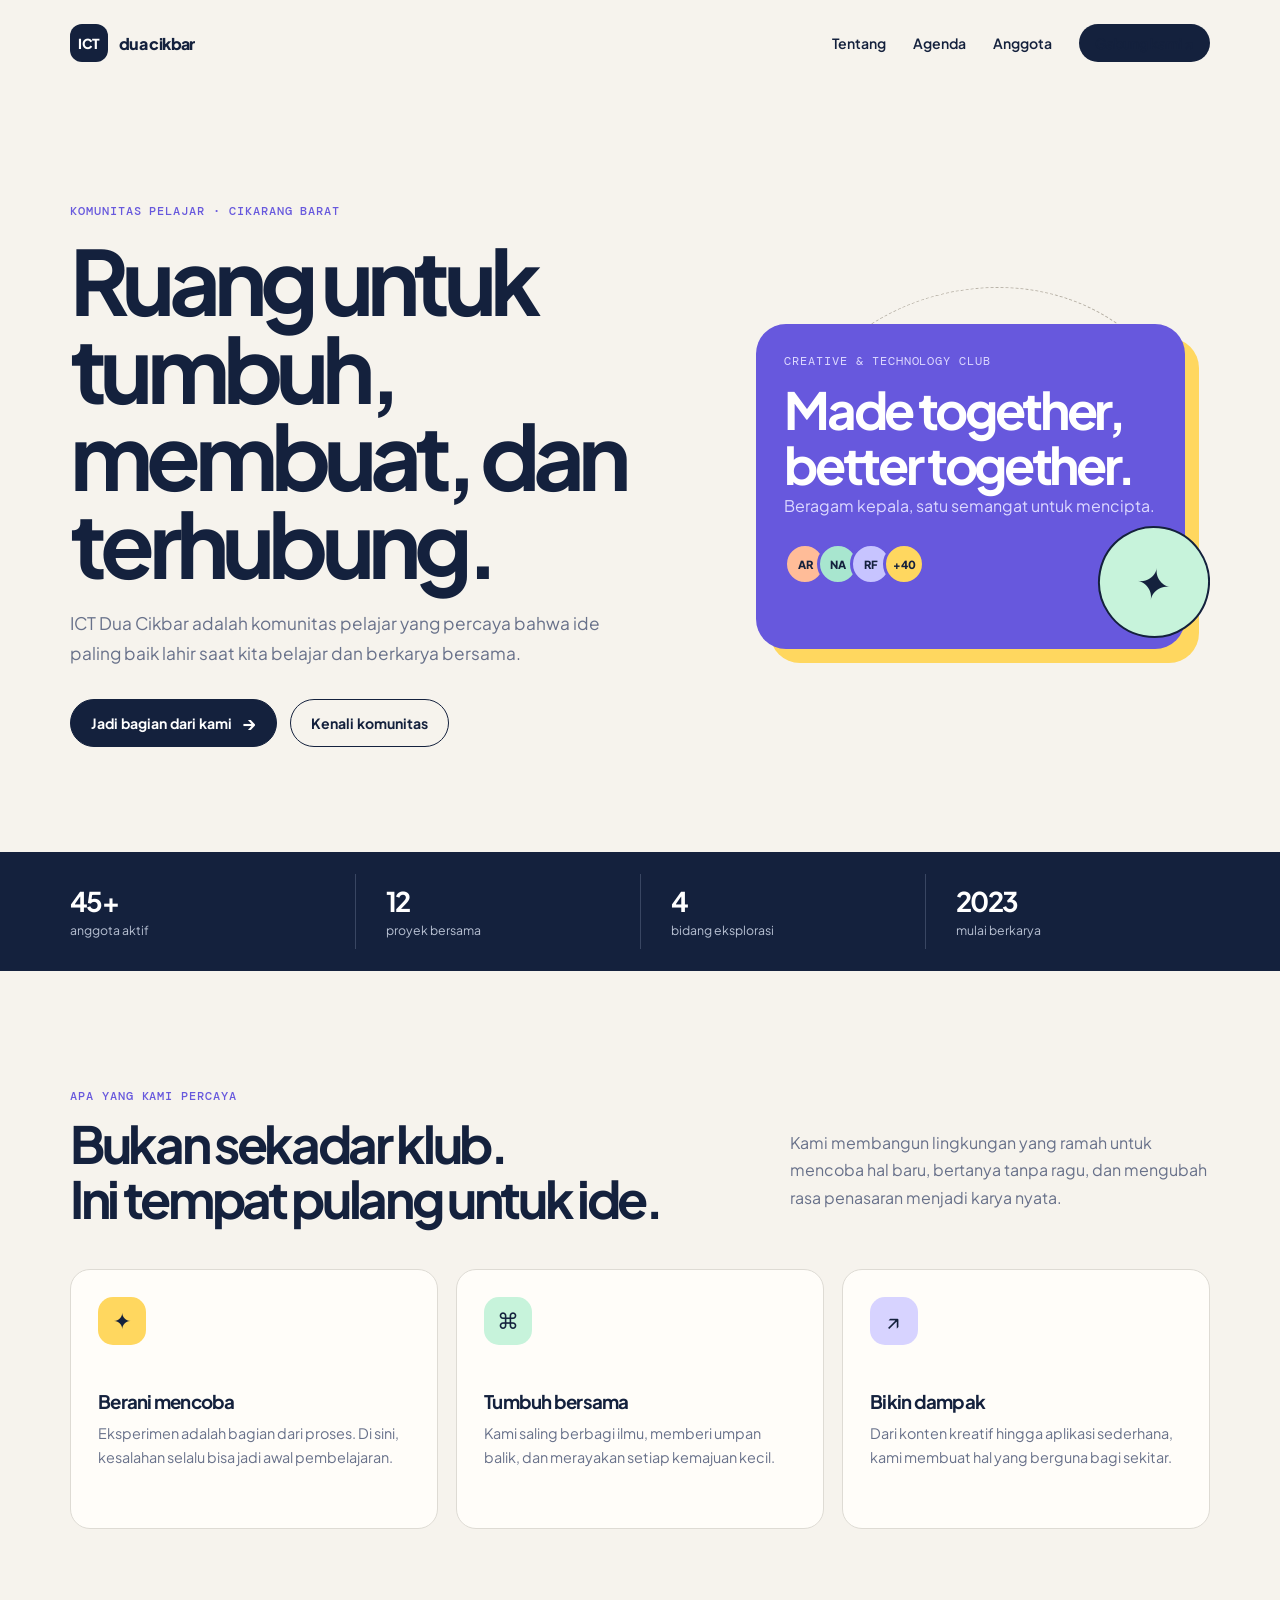
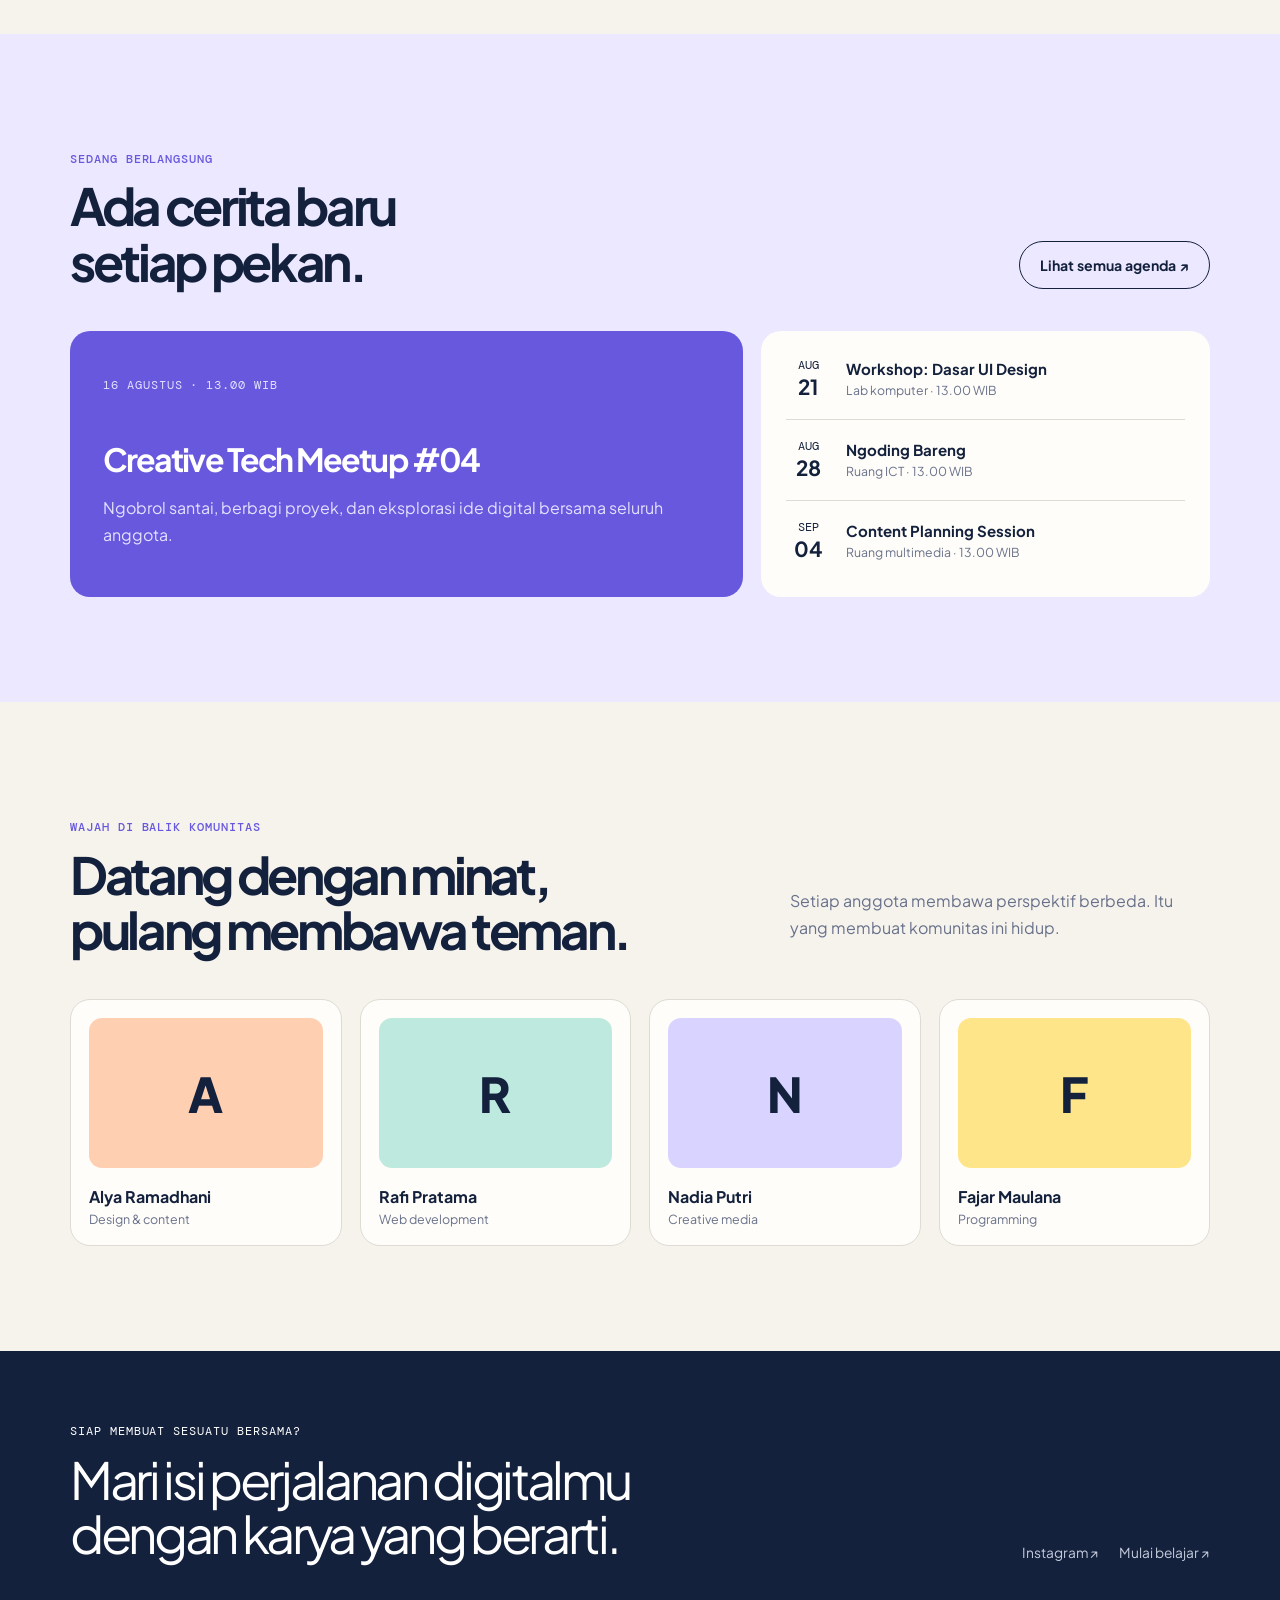
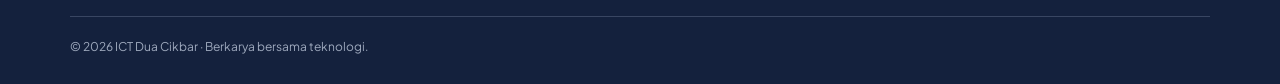
<file: index.html>
<!doctype html>
<html lang="id">
  <head>
    <meta charset="UTF-8" />
    <meta name="viewport" content="width=device-width, initial-scale=1.0" />
    <meta name="description" content="Profil komunitas ICT Dua Cikbar." />
    <title>ICT Dua Cikbar — Community Profile</title>
    <link rel="preconnect" href="https://fonts.googleapis.com" />
    <link rel="preconnect" href="https://fonts.gstatic.com" crossorigin />
    <link href="https://fonts.googleapis.com/css2?family=DM+Mono:wght@400;500&family=Plus+Jakarta+Sans:wght@400;500;600;700;800&display=swap" rel="stylesheet" />
    <link rel="stylesheet" href="style.css" />
  </head>
  <body class="community-page">
    <header class="wrap">
      <nav class="nav" aria-label="Navigasi utama"><a class="brand" href="#beranda"><span class="brand-mark">ICT</span><span>dua cikbar</span></a><div class="nav-links"><a href="#tentang">Tentang</a><a href="#agenda">Agenda</a><a href="#anggota">Anggota</a><a class="join" href="#gabung">Gabung kami ↗</a></div></nav>
    </header>
    <main>
      <section id="beranda" class="hero wrap"><div class="hero-grid"><div><p class="eyebrow">Komunitas pelajar · Cikarang Barat</p><h1>Ruang untuk tumbuh, membuat, dan terhubung.</h1><p class="lead">ICT Dua Cikbar adalah komunitas pelajar yang percaya bahwa ide paling baik lahir saat kita belajar dan berkarya bersama.</p><div class="actions"><a class="button primary" href="#gabung">Jadi bagian dari kami <span class="arrow">→</span></a><a class="button" href="#tentang">Kenali komunitas</a></div></div><div class="visual" aria-label="Ilustrasi komunitas ICT"><div class="orbit"></div><div class="community-card"><p class="mono">Creative &amp; technology club</p><h2>Made together, better together.</h2><p>Beragam kepala, satu semangat untuk mencipta.</p><div class="avatars"><span class="avatar">AR</span><span class="avatar">NA</span><span class="avatar">RF</span><span class="avatar">+40</span></div></div><div class="sticker" aria-hidden="true">✦</div></div></div></section>
      <div class="stats"><div class="wrap stats-grid"><div class="stat"><strong>45+</strong><span>anggota aktif</span></div><div class="stat"><strong>12</strong><span>proyek bersama</span></div><div class="stat"><strong>4</strong><span>bidang eksplorasi</span></div><div class="stat"><strong>2023</strong><span>mulai berkarya</span></div></div></div>
      <section id="tentang" class="wrap"><div class="section-head"><div><p class="eyebrow">Apa yang kami percaya</p><h2>Bukan sekadar klub.<br />Ini tempat pulang untuk ide.</h2></div><p class="section-text">Kami membangun lingkungan yang ramah untuk mencoba hal baru, bertanya tanpa ragu, dan mengubah rasa penasaran menjadi karya nyata.</p></div><div class="values"><article class="value"><div class="value-icon">✦</div><h3>Berani mencoba</h3><p>Eksperimen adalah bagian dari proses. Di sini, kesalahan selalu bisa jadi awal pembelajaran.</p></article><article class="value"><div class="value-icon">⌘</div><h3>Tumbuh bersama</h3><p>Kami saling berbagi ilmu, memberi umpan balik, dan merayakan setiap kemajuan kecil.</p></article><article class="value"><div class="value-icon">↗</div><h3>Bikin dampak</h3><p>Dari konten kreatif hingga aplikasi sederhana, kami membuat hal yang berguna bagi sekitar.</p></article></div></section>
      <section id="agenda" class="calendar"><div class="wrap"><div class="section-head"><div><p class="eyebrow">Sedang berlangsung</p><h2>Ada cerita baru<br />setiap pekan.</h2></div><a class="button" href="https://www.instagram.com/ictduacikbar/" target="_blank" rel="noopener noreferrer">Lihat semua agenda ↗</a></div><div class="events"><article class="event-main"><p class="event-date mono">16 Agustus · 13.00 WIB</p><h3>Creative Tech Meetup #04</h3><p>Ngobrol santai, berbagi proyek, dan eksplorasi ide digital bersama seluruh anggota.</p></article><div class="event-list"><div class="event-row"><div class="date-box">AUG<b>21</b></div><div><h4>Workshop: Dasar UI Design</h4><p>Lab komputer · 13.00 WIB</p></div></div><div class="event-row"><div class="date-box">AUG<b>28</b></div><div><h4>Ngoding Bareng</h4><p>Ruang ICT · 13.00 WIB</p></div></div><div class="event-row"><div class="date-box">SEP<b>04</b></div><div><h4>Content Planning Session</h4><p>Ruang multimedia · 13.00 WIB</p></div></div></div></div></div></section>
      <section id="anggota" class="wrap"><div class="section-head"><div><p class="eyebrow">Wajah di balik komunitas</p><h2>Datang dengan minat,<br />pulang membawa teman.</h2></div><p class="section-text">Setiap anggota membawa perspektif berbeda. Itu yang membuat komunitas ini hidup.</p></div><div class="members"><article class="member"><div class="portrait">A</div><h3>Alya Ramadhani</h3><p>Design &amp; content</p></article><article class="member"><div class="portrait">R</div><h3>Rafi Pratama</h3><p>Web development</p></article><article class="member"><div class="portrait">N</div><h3>Nadia Putri</h3><p>Creative media</p></article><article class="member"><div class="portrait">F</div><h3>Fajar Maulana</h3><p>Programming</p></article></div></section>
    </main>
    <footer id="gabung"><div class="wrap"><div class="footer-top"><div><p class="mono">Siap membuat sesuatu bersama?</p><p class="footer-title">Mari isi perjalanan digitalmu dengan karya yang berarti.</p></div><div class="social"><a href="https://www.instagram.com/ictduacikbar/" target="_blank" rel="noopener noreferrer">Instagram ↗</a><a href="belajar-html-dasar.html">Mulai belajar ↗</a></div></div><div class="copyright">© 2026 ICT Dua Cikbar · Berkarya bersama teknologi.</div></div></footer>
  </body>
</html>
</file>
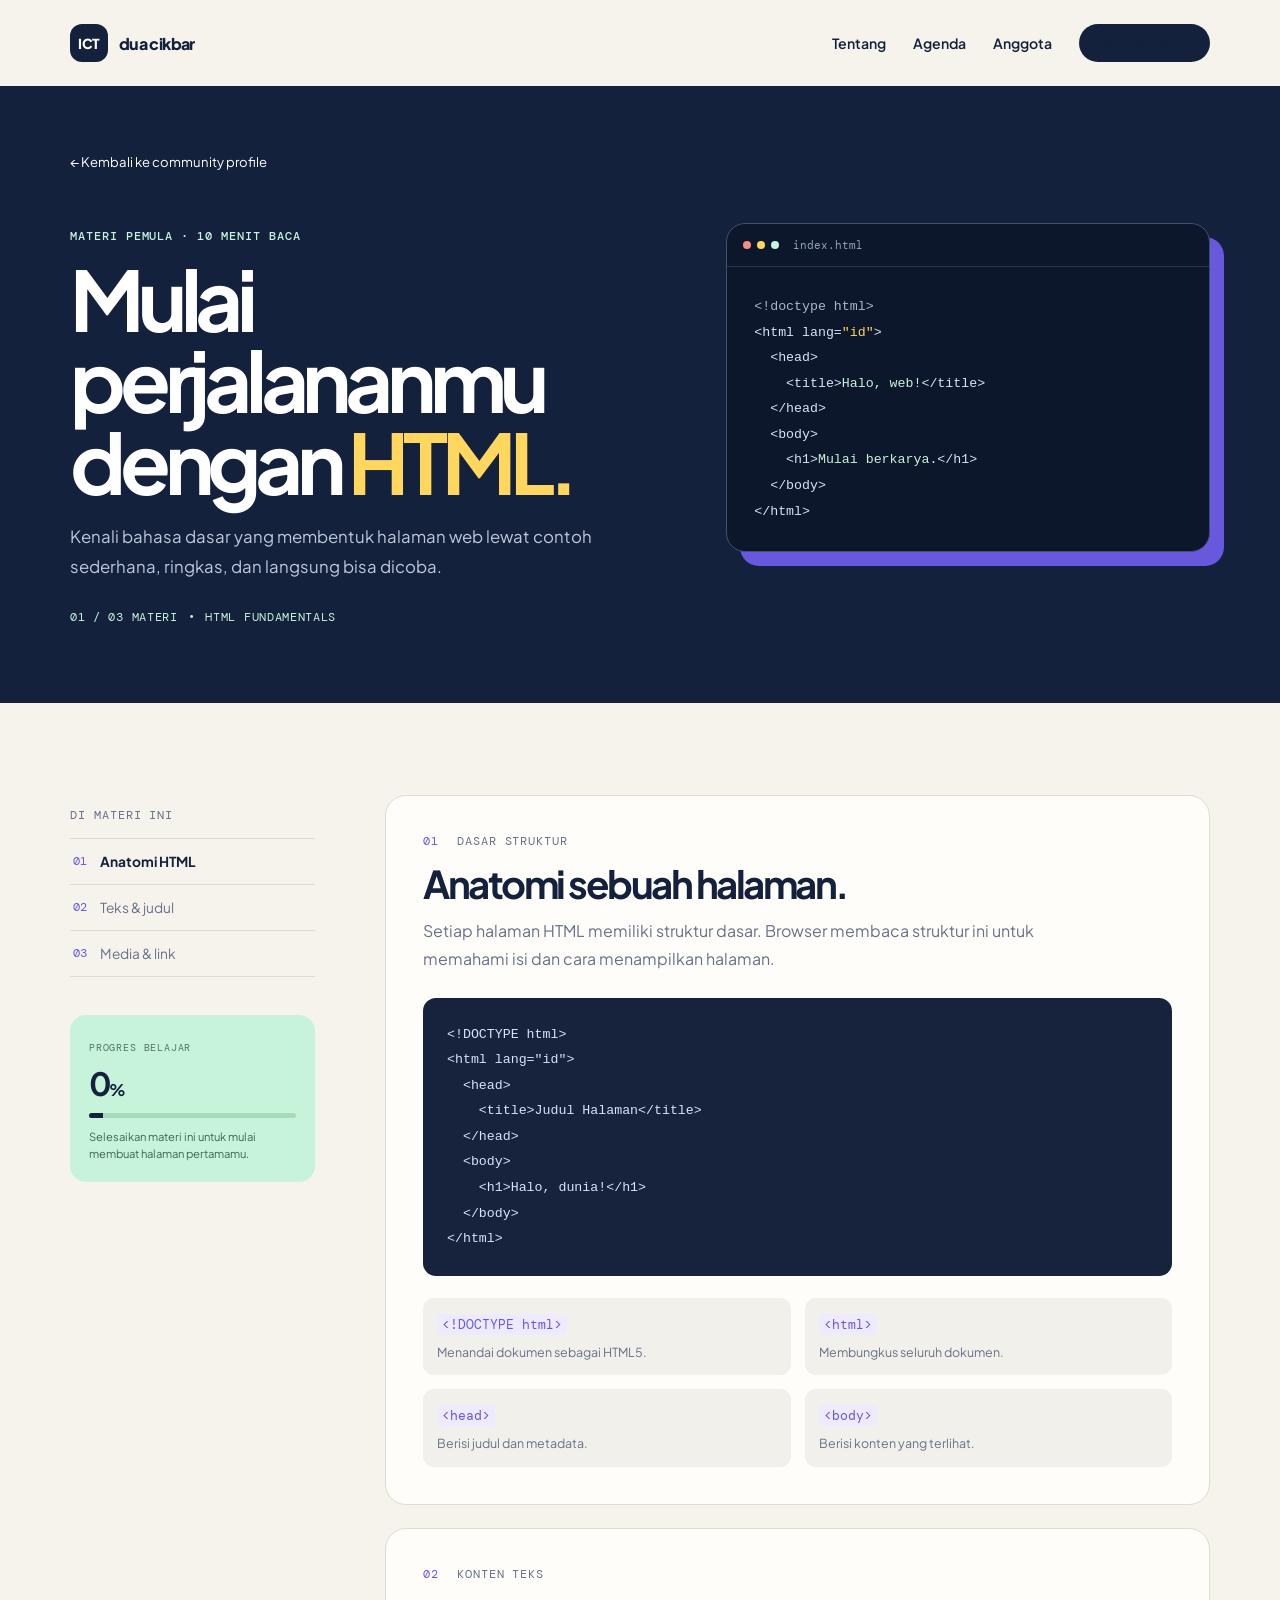
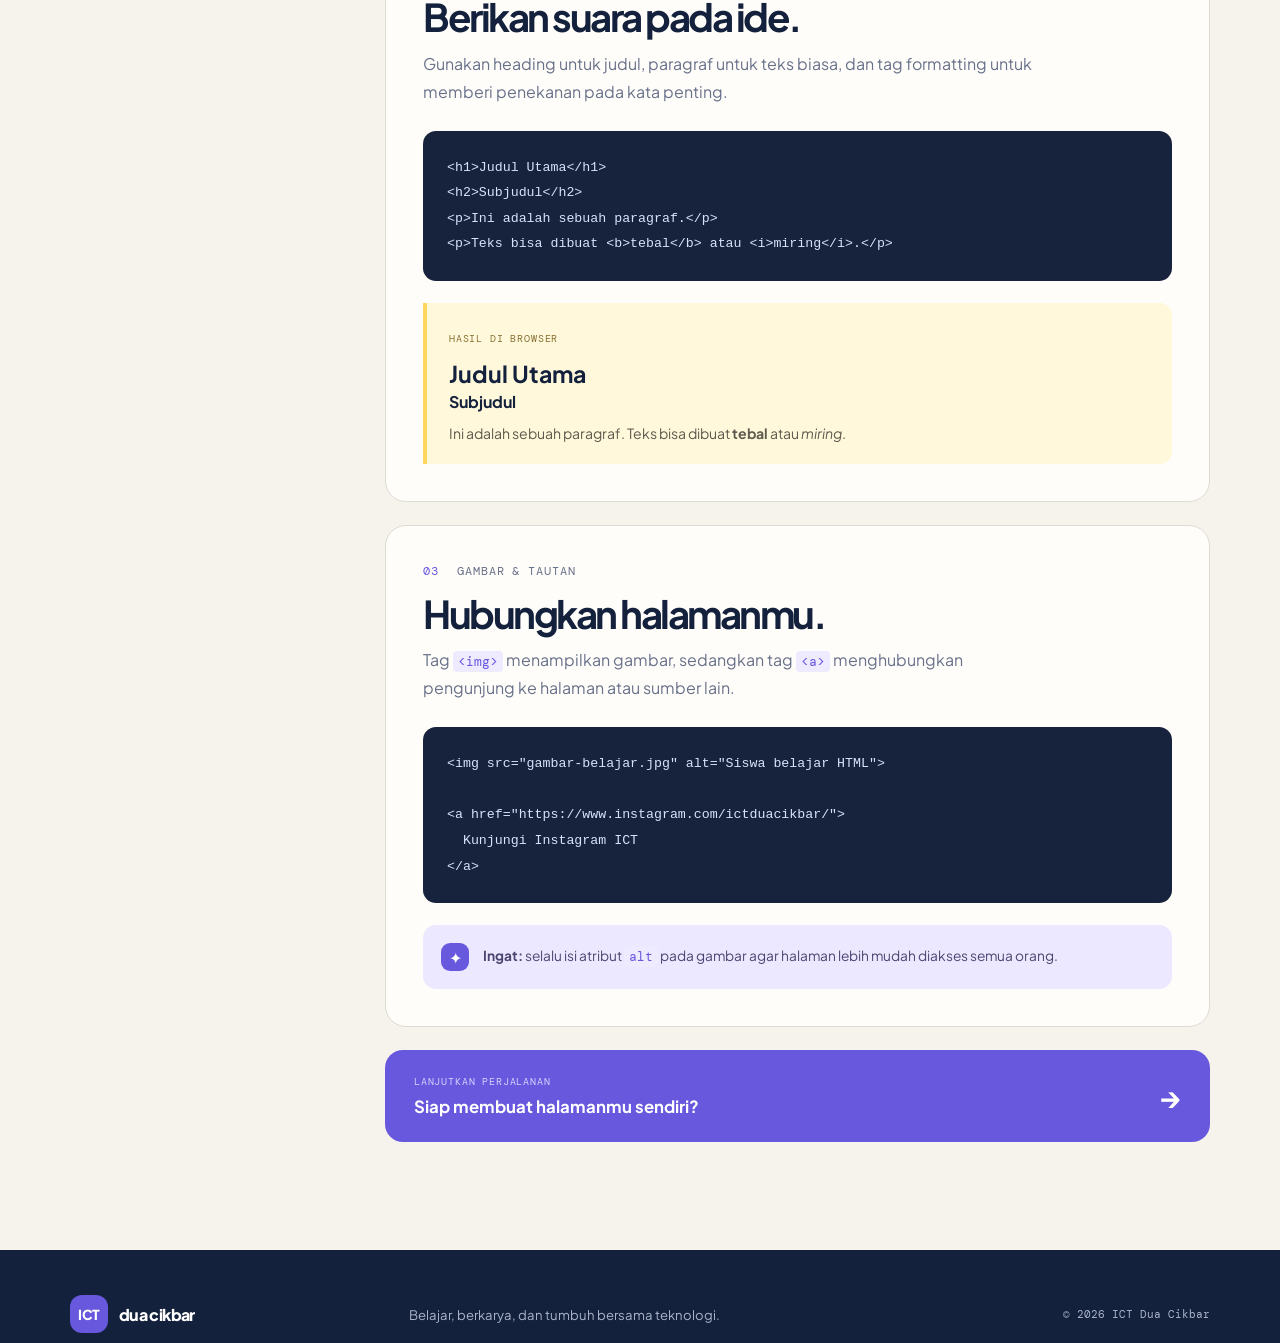
<file: belajar-html-dasar.html>
<!doctype html>
<html lang="id">
  <head>
    <meta charset="UTF-8" />
    <meta name="viewport" content="width=device-width, initial-scale=1.0" />
    <meta name="description" content="Materi belajar tag dasar HTML oleh ICT Dua Cikbar." />
    <title>Belajar HTML Dasar — ICT Dua Cikbar</title>
    <link rel="stylesheet" href="style.css" />
  </head>
  <body class="learning-page">
    <header class="learning-header">
      <nav class="nav wrap" aria-label="Navigasi utama">
        <a class="brand" href="index.html"><span class="brand-mark">ICT</span><span>dua cikbar</span></a>
        <div class="nav-links"><a href="index.html#tentang">Tentang</a><a href="index.html#agenda">Agenda</a><a href="index.html#anggota">Anggota</a><a class="join" href="index.html#gabung">Gabung kami ↗</a></div>
      </nav>
    </header>

    <main>
      <section class="learning-hero">
        <div class="wrap learning-hero-grid">
          <div>
            <a class="back-link" href="index.html">← Kembali ke community profile</a>
            <p class="eyebrow">Materi pemula · 10 menit baca</p>
            <h1>Mulai perjalananmu dengan <em>HTML.</em></h1>
            <p class="learning-lead">Kenali bahasa dasar yang membentuk halaman web lewat contoh sederhana, ringkas, dan langsung bisa dicoba.</p>
            <div class="lesson-meta"><span>01 / 03 Materi</span><span>•</span><span>HTML Fundamentals</span></div>
          </div>
          <div class="code-window" aria-label="Contoh kode HTML">
            <div class="code-top"><span></span><span></span><span></span><small>index.html</small></div>
            <pre><code><i>&lt;!doctype html&gt;</i>
&lt;html lang=<b>"id"</b>&gt;
  &lt;head&gt;
    &lt;title&gt;<strong>Halo, web!</strong>&lt;/title&gt;
  &lt;/head&gt;
  &lt;body&gt;
    &lt;h1&gt;<strong>Mulai berkarya.</strong>&lt;/h1&gt;
  &lt;/body&gt;
&lt;/html&gt;</code></pre>
          </div>
        </div>
      </section>

      <section class="lesson-area wrap">
        <aside class="lesson-nav">
          <p class="mono">Di materi ini</p>
          <nav aria-label="Daftar materi">
            <a class="active" href="#anatomi"><b>01</b> Anatomi HTML</a>
            <a href="#teks"><b>02</b> Teks &amp; judul</a>
            <a href="#media"><b>03</b> Media &amp; link</a>
          </nav>
          <div class="progress-card"><span class="mono">Progres belajar</span><strong>0<span>%</span></strong><div class="progress-line"><i></i></div><small>Selesaikan materi ini untuk mulai membuat halaman pertamamu.</small></div>
        </aside>

        <div class="lesson-content">
          <section id="anatomi" class="lesson-card">
            <div class="lesson-number">01 <span>Dasar struktur</span></div>
            <h2>Anatomi sebuah halaman.</h2>
            <p>Setiap halaman HTML memiliki struktur dasar. Browser membaca struktur ini untuk memahami isi dan cara menampilkan halaman.</p>
            <pre><code>&lt;!DOCTYPE html&gt;
&lt;html lang="id"&gt;
  &lt;head&gt;
    &lt;title&gt;Judul Halaman&lt;/title&gt;
  &lt;/head&gt;
  &lt;body&gt;
    &lt;h1&gt;Halo, dunia!&lt;/h1&gt;
  &lt;/body&gt;
&lt;/html&gt;</code></pre>
            <div class="tag-grid"><div><code>&lt;!DOCTYPE html&gt;</code><p>Menandai dokumen sebagai HTML5.</p></div><div><code>&lt;html&gt;</code><p>Membungkus seluruh dokumen.</p></div><div><code>&lt;head&gt;</code><p>Berisi judul dan metadata.</p></div><div><code>&lt;body&gt;</code><p>Berisi konten yang terlihat.</p></div></div>
          </section>

          <section id="teks" class="lesson-card">
            <div class="lesson-number">02 <span>Konten teks</span></div>
            <h2>Berikan suara pada ide.</h2>
            <p>Gunakan heading untuk judul, paragraf untuk teks biasa, dan tag formatting untuk memberi penekanan pada kata penting.</p>
            <pre><code>&lt;h1&gt;Judul Utama&lt;/h1&gt;
&lt;h2&gt;Subjudul&lt;/h2&gt;
&lt;p&gt;Ini adalah sebuah paragraf.&lt;/p&gt;
&lt;p&gt;Teks bisa dibuat &lt;b&gt;tebal&lt;/b&gt; atau &lt;i&gt;miring&lt;/i&gt;.&lt;/p&gt;</code></pre>
            <div class="rendered-example"><span class="mono">Hasil di browser</span><h3>Judul Utama</h3><h4>Subjudul</h4><p>Ini adalah sebuah paragraf. Teks bisa dibuat <b>tebal</b> atau <i>miring</i>.</p></div>
          </section>

          <section id="media" class="lesson-card">
            <div class="lesson-number">03 <span>Gambar &amp; tautan</span></div>
            <h2>Hubungkan halamanmu.</h2>
            <p>Tag <code>&lt;img&gt;</code> menampilkan gambar, sedangkan tag <code>&lt;a&gt;</code> menghubungkan pengunjung ke halaman atau sumber lain.</p>
            <pre><code>&lt;img src="gambar-belajar.jpg" alt="Siswa belajar HTML"&gt;

&lt;a href="https://www.instagram.com/ictduacikbar/"&gt;
  Kunjungi Instagram ICT
&lt;/a&gt;</code></pre>
            <div class="tip-box"><span>✦</span><p><b>Ingat:</b> selalu isi atribut <code>alt</code> pada gambar agar halaman lebih mudah diakses semua orang.</p></div>
          </section>
          <a class="next-lesson" href="index.html#gabung"><span><small class="mono">Lanjutkan perjalanan</small><b>Siap membuat halamanmu sendiri?</b></span><strong>→</strong></a>
        </div>
      </section>
    </main>

    <footer class="learning-footer"><div class="wrap"><a class="brand" href="index.html"><span class="brand-mark">ICT</span><span>dua cikbar</span></a><p>Belajar, berkarya, dan tumbuh bersama teknologi.</p><small>© 2026 ICT Dua Cikbar</small></div></footer>
  </body>
</html>
</file>
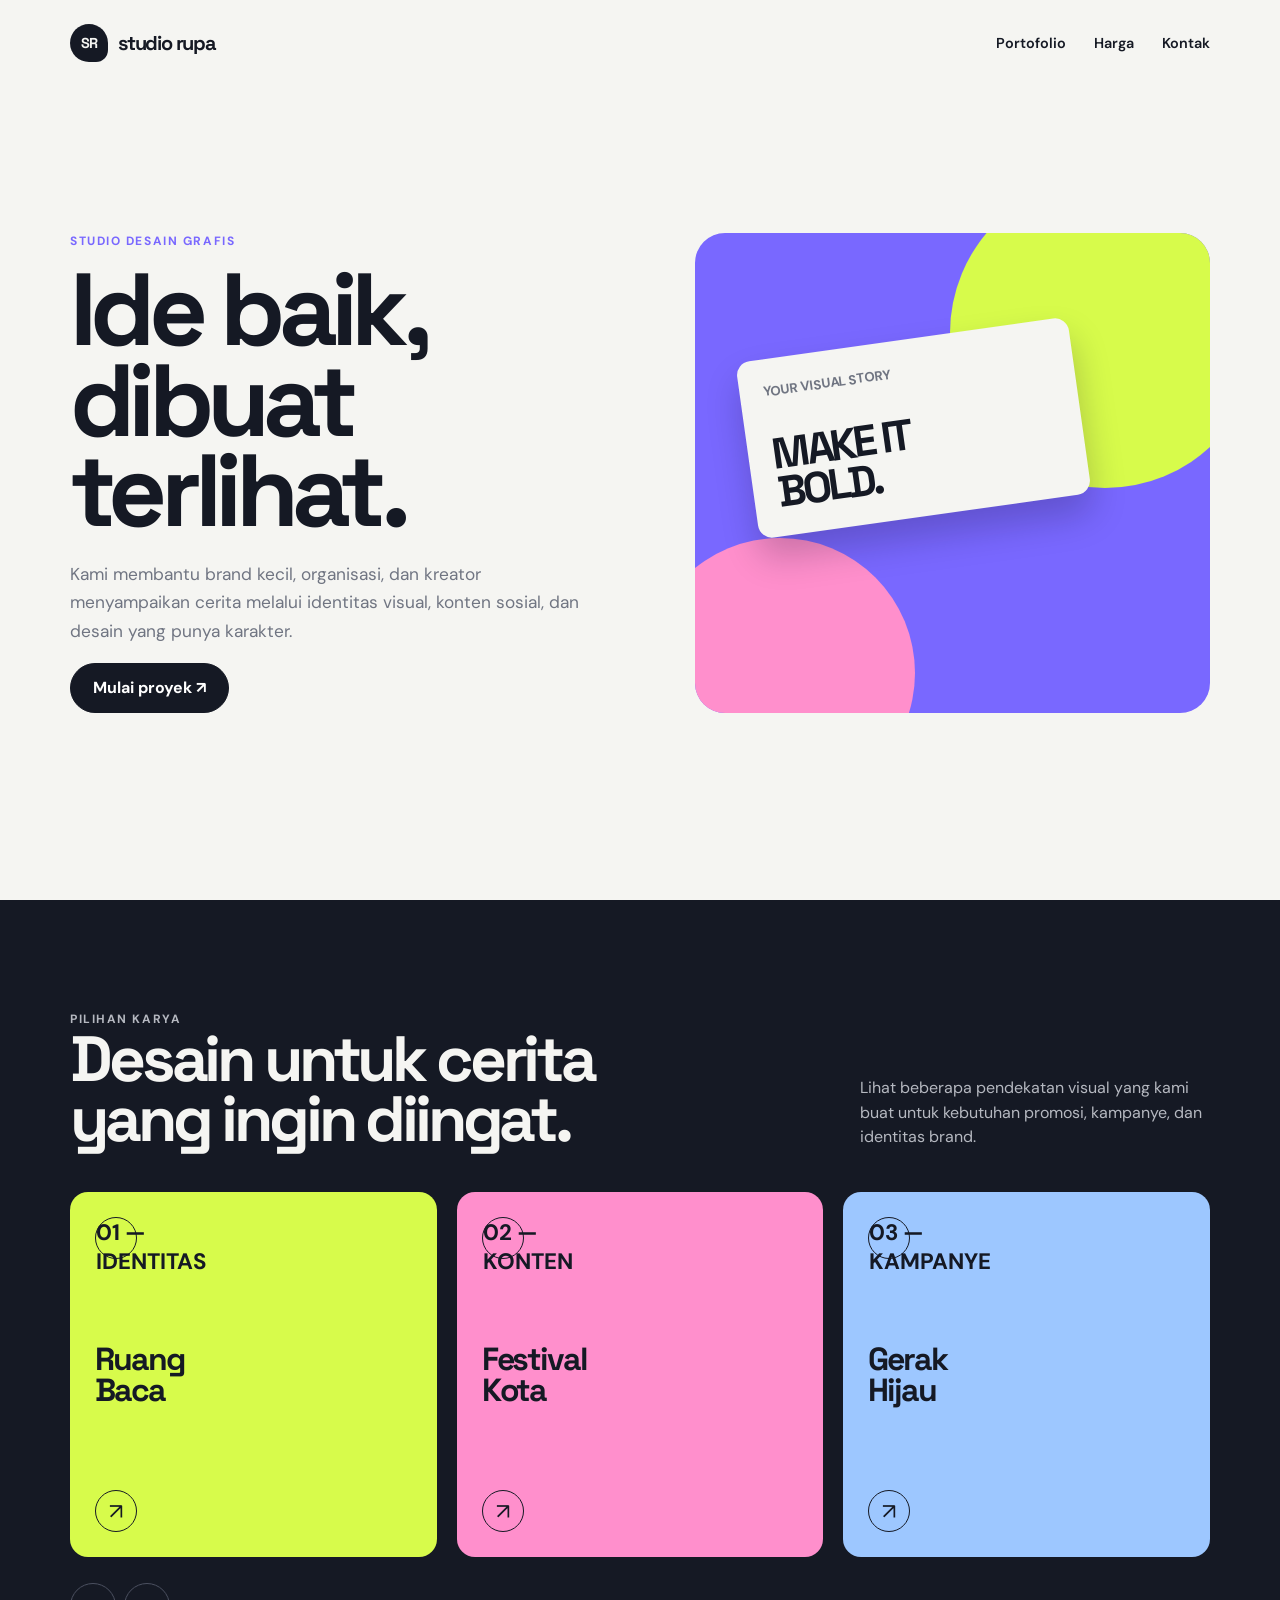
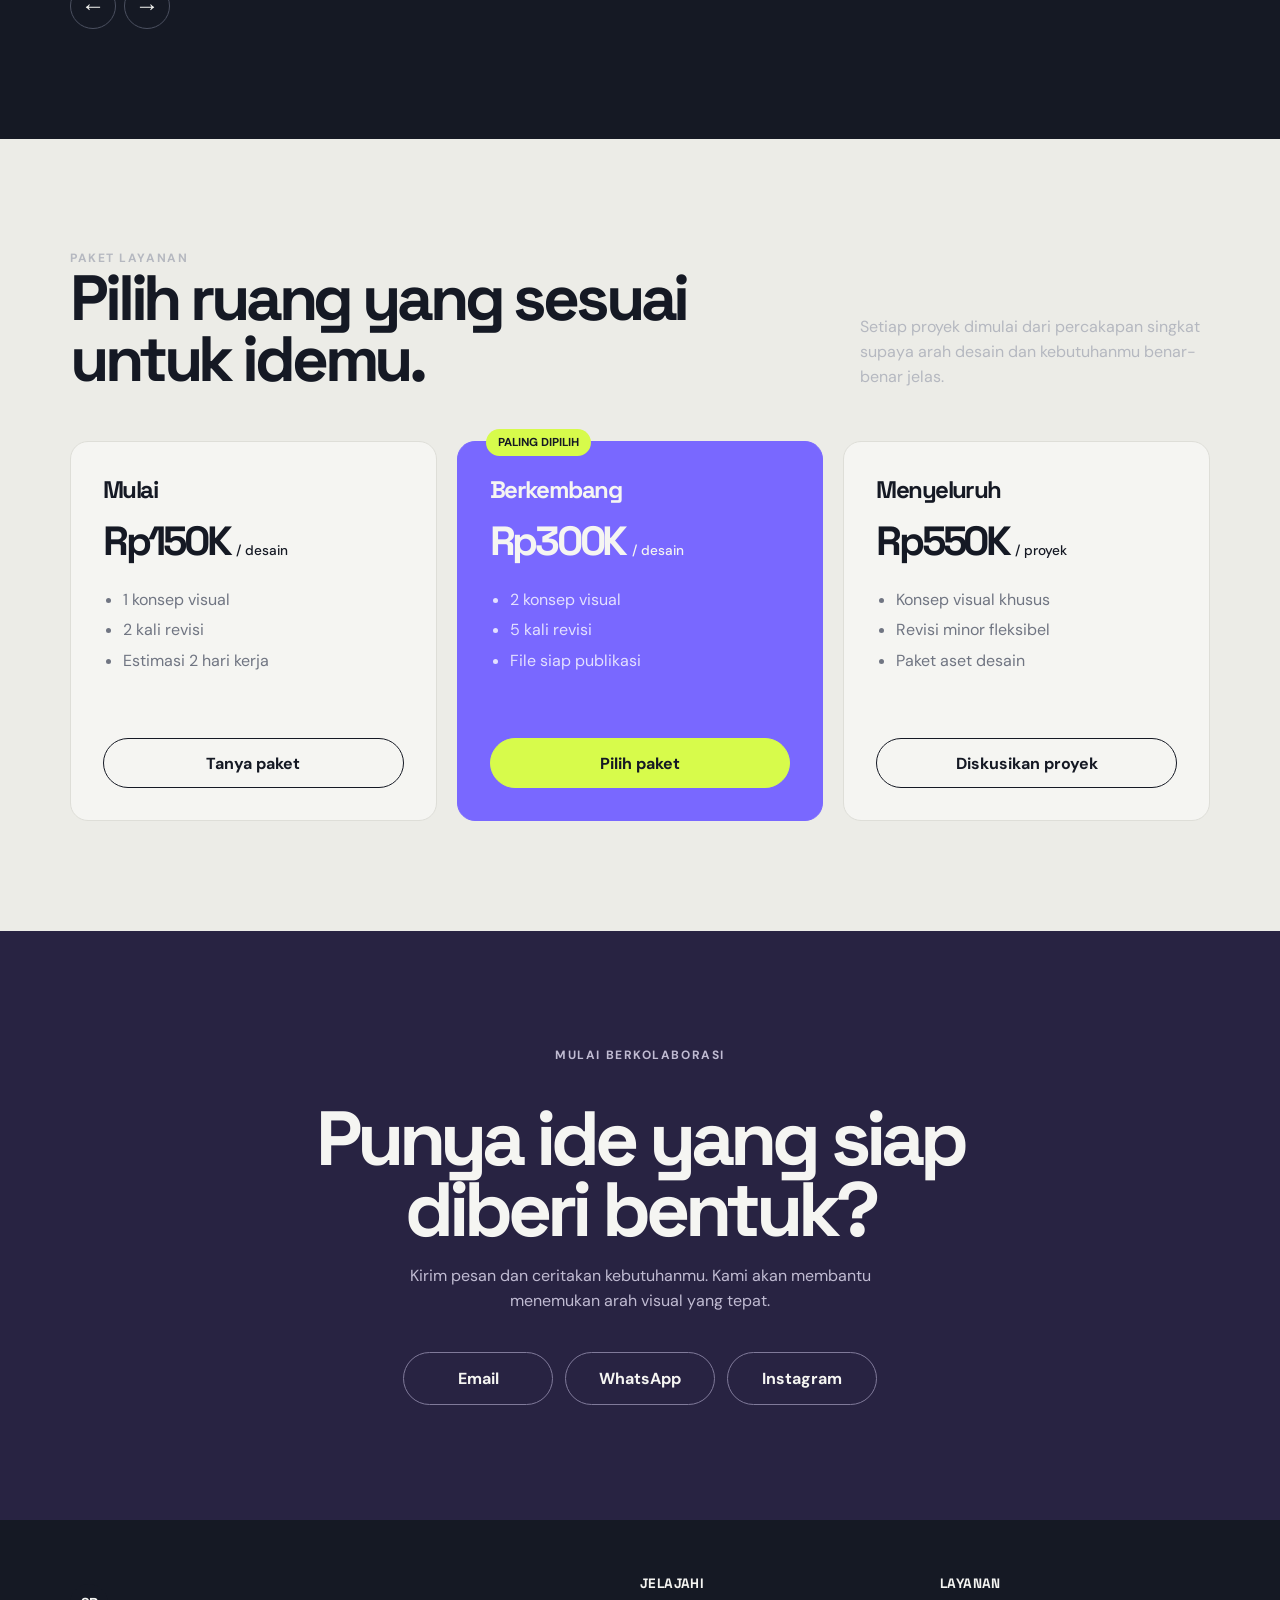
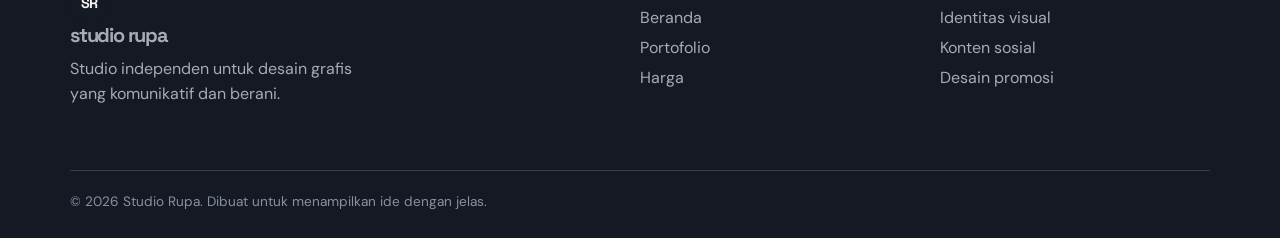
<file: css.html>
<!doctype html>
<html lang="id">
  <head>
    <meta charset="UTF-8" />
    <meta name="viewport" content="width=device-width, initial-scale=1.0" />
    <meta name="description" content="Landing page jasa desain grafis." />
    <title>Studio Rupa | Desain Grafis</title>
    <style>
      @import url('https://fonts.googleapis.com/css2?family=DM+Sans:wght@400;500;600;700&family=Space+Grotesk:wght@500;600;700&display=swap');
      :root { --ink:#151924; --muted:#707582; --paper:#f5f5f2; --line:#deded8; --lime:#d7fb4b; --violet:#7968ff; --pink:#ff8fcc; }
      * { box-sizing:border-box; }
      html { scroll-behavior:smooth; }
      body { margin:0; color:var(--ink); background:var(--paper); font-family:'DM Sans',Arial,sans-serif; }
      a { color:inherit; }
      .wrap { width:min(1140px, calc(100% - 40px)); margin:auto; }
      .nav { display:flex; align-items:center; justify-content:space-between; padding:24px 0; }
      .logo { display:flex; align-items:center; gap:10px; text-decoration:none; font-family:'Space Grotesk',sans-serif; font-weight:700; letter-spacing:-.06em; font-size:1.25rem; }
      .logo-mark { display:grid; place-items:center; width:38px; height:38px; color:var(--paper); background:var(--ink); border-radius:50% 50% 12px 50%; font-size:.9rem; letter-spacing:-.1em; }
      .nav-links { display:flex; align-items:center; gap:28px; font-size:.9rem; font-weight:600; }
      .nav-links a { text-decoration:none; }
      .nav-links a:hover { text-decoration:underline; text-underline-offset:5px; }
      .menu { display:none; border:0; background:transparent; font:inherit; font-weight:700; }
      .hero { min-height:calc(100vh - 86px); display:grid; grid-template-columns:1.05fr .95fr; align-items:center; gap:55px; padding:55px 0 95px; }
      .tag { margin:0 0 16px; color:var(--violet); font-size:.75rem; letter-spacing:.13em; font-weight:700; }
      h1,h2,h3,p { margin-top:0; }
      h1,h2,h3 { font-family:'Space Grotesk',sans-serif; letter-spacing:-.065em; }
      h1 { max-width:670px; margin-bottom:24px; font-size:clamp(3.6rem,8vw,7rem); line-height:.88; }
      .hero p:not(.tag) { max-width:510px; color:var(--muted); font-size:1.08rem; line-height:1.65; }
      .button { display:inline-flex; align-items:center; justify-content:center; min-height:50px; padding:0 22px; border:1px solid var(--ink); border-radius:99px; background:var(--ink); color:white; text-decoration:none; font-weight:700; transition:transform .2s, background .2s; }
      .button:hover { transform:translateY(-3px); background:var(--violet); border-color:var(--violet); }
      .art { position:relative; min-height:480px; overflow:hidden; border-radius:30px; background:var(--violet); }
      .art::before { content:''; position:absolute; width:310px; height:310px; top:-55px; right:-50px; border-radius:50%; background:var(--lime); }
      .art::after { content:''; position:absolute; width:270px; height:270px; bottom:-95px; left:-50px; border-radius:50%; background:var(--pink); }
      .art-card { position:absolute; z-index:1; left:10%; top:22%; width:65%; padding:24px; border-radius:14px; color:var(--ink); background:var(--paper); transform:rotate(-8deg); box-shadow:0 20px 35px rgba(13,10,35,.22); }
      .art-card small { display:block; margin-bottom:35px; color:var(--muted); font-weight:700; }
      .art-card strong { font:700 2.7rem/.9 'Space Grotesk',sans-serif; letter-spacing:-.08em; }
      .section { padding:110px 0; }
      .portfolio { color:var(--paper); background:var(--ink); }
      .heading { display:flex; align-items:end; justify-content:space-between; gap:24px; margin-bottom:42px; }
      .heading h2 { max-width:630px; margin-bottom:0; font-size:clamp(2.2rem,5vw,4rem); line-height:.95; }
      .heading p { margin-bottom:0; max-width:350px; color:#b5b8c0; line-height:1.55; }
      .slider { overflow:hidden; }
      .slides { display:flex; gap:20px; transition:transform .45s ease; }
      .project { flex:0 0 calc((100% - 40px) / 3); min-height:365px; display:flex; flex-direction:column; justify-content:space-between; padding:25px; color:var(--ink); border-radius:18px; }
      .project:nth-child(1) { background:var(--lime); } .project:nth-child(2) { background:var(--pink); } .project:nth-child(3) { background:#9dc7ff; } .project:nth-child(4) { background:#ffc860; }
      .project-index { font-size:.8rem; font-weight:700; }
      .project h3 { margin:0; font-size:2rem; line-height:.95; }
      .project span { display:inline-grid; place-items:center; width:42px; height:42px; border:1px solid currentColor; border-radius:50%; font-size:1.4rem; }
      .slider-actions { display:flex; gap:8px; margin-top:26px; }
      .slider-actions button { width:46px; height:46px; border:1px solid #4b5060; border-radius:50%; color:var(--paper); background:transparent; font-size:1.5rem; cursor:pointer; }
      .slider-actions button:hover { color:var(--ink); background:var(--lime); border-color:var(--lime); }
      .prices { background:#ecece7; }
      .prices .heading { margin-bottom:52px; }
      .cards { display:grid; grid-template-columns:repeat(3,1fr); gap:20px; }
      .price-card { position:relative; padding:32px; border:1px solid var(--line); border-radius:18px; background:var(--paper); }
      .price-card.featured { color:var(--paper); border-color:var(--violet); background:var(--violet); }
      .badge { position:absolute; top:-13px; left:28px; padding:6px 12px; border-radius:99px; color:var(--ink); background:var(--lime); font-size:.72rem; font-weight:700; }
      .price-card h3 { margin-bottom:18px; font-size:1.5rem; }
      .price { margin-bottom:25px; font:700 2.55rem/.9 'Space Grotesk',sans-serif; letter-spacing:-.08em; }
      .price small { font:500 .85rem 'DM Sans',sans-serif; letter-spacing:0; }
      .price-card ul { min-height:124px; padding-left:20px; line-height:1.9; color:var(--muted); }
      .featured ul { color:#e3e0ff; }
      .price-card .button { width:100%; margin-top:13px; }
      .price-card:not(.featured) .button { color:var(--ink); background:transparent; }
      .price-card:not(.featured) .button:hover { color:white; background:var(--ink); }
      .featured .button { color:var(--ink); border-color:var(--lime); background:var(--lime); }
      .contact { padding:115px 0; text-align:center; color:var(--paper); background:#282342; }
      .contact h2 { max-width:660px; margin:0 auto 18px; font-size:clamp(2.7rem,6vw,5rem); line-height:.92; }
      .contact p { max-width:500px; margin:0 auto 38px; color:#c0bbd2; line-height:1.6; }
      .contact-links { display:flex; justify-content:center; flex-wrap:wrap; gap:12px; }
      .contact-links a { min-width:150px; padding:15px 20px; border:1px solid #807a9a; border-radius:99px; color:var(--paper); text-decoration:none; font-weight:700; }
      .contact-links a:hover { color:var(--ink); background:var(--lime); border-color:var(--lime); }
      footer { padding:55px 0 28px; color:var(--paper); background:var(--ink); }
      .footer-grid { display:grid; grid-template-columns:2fr 1fr 1fr; gap:30px; padding-bottom:48px; }
      .footer-grid p { max-width:300px; color:#a7abb6; line-height:1.55; }
      .footer-grid h3 { margin-bottom:15px; font-size:.85rem; letter-spacing:.03em; }
      .footer-grid a { display:block; width:max-content; margin:9px 0; color:#a7abb6; text-decoration:none; }
      .footer-grid a:hover { color:var(--lime); }
      .copyright { padding-top:22px; border-top:1px solid #3a3e49; color:#89909f; font-size:.85rem; }
      @media (max-width:800px) { .hero { grid-template-columns:1fr; padding-top:35px; } .art { min-height:330px; } .cards { grid-template-columns:1fr; max-width:500px; margin:auto; } .project { flex-basis:calc((100% - 20px) / 2); } }
      @media (max-width:600px) { .wrap { width:min(100% - 32px, 1140px); } .nav-links { display:none; } .menu { display:block; } .section { padding:75px 0; } .heading { display:block; } .heading h2 { margin-bottom:16px; } .project { flex-basis:100%; } .footer-grid { grid-template-columns:1fr 1fr; } .footer-grid > div:first-child { grid-column:1/-1; } }
    </style>
  </head>
  <body>
    <header class="wrap nav">
      <a class="logo" href="#home"><span class="logo-mark">SR</span>studio rupa</a>
      <nav class="nav-links" aria-label="Navigasi utama"><a href="#portfolio">Portofolio</a><a href="#harga">Harga</a><a href="#kontak">Kontak</a></nav>
      <button class="menu" type="button" aria-label="Buka menu">Menu</button>
    </header>

    <main>
      <section id="home" class="wrap hero">
        <div><p class="tag">STUDIO DESAIN GRAFIS</p><h1>Ide baik, dibuat terlihat.</h1><p>Kami membantu brand kecil, organisasi, dan kreator menyampaikan cerita melalui identitas visual, konten sosial, dan desain yang punya karakter.</p><a class="button" href="#kontak">Mulai proyek ↗</a></div>
        <div class="art" aria-label="Ilustrasi dekoratif"><div class="art-card"><small>YOUR VISUAL STORY</small><strong>MAKE IT<br />BOLD.</strong></div></div>
      </section>

      <section id="portfolio" class="portfolio section"><div class="wrap"><div class="heading"><div><p class="tag">PILIHAN KARYA</p><h2>Desain untuk cerita yang ingin diingat.</h2></div><p>Lihat beberapa pendekatan visual yang kami buat untuk kebutuhan promosi, kampanye, dan identitas brand.</p></div><div class="slider"><div id="slides" class="slides"><article class="project"><span class="project-index">01 — IDENTITAS</span><h3>Ruang<br />Baca</h3><span>↗</span></article><article class="project"><span class="project-index">02 — KONTEN</span><h3>Festival<br />Kota</h3><span>↗</span></article><article class="project"><span class="project-index">03 — KAMPANYE</span><h3>Gerak<br />Hijau</h3><span>↗</span></article><article class="project"><span class="project-index">04 — EDITORIAL</span><h3>Cerita<br />Lokal</h3><span>↗</span></article></div></div><div class="slider-actions"><button id="previous" type="button" aria-label="Karya sebelumnya">←</button><button id="next" type="button" aria-label="Karya berikutnya">→</button></div></div></section>

      <section id="harga" class="prices section"><div class="wrap"><div class="heading"><div><p class="tag">PAKET LAYANAN</p><h2>Pilih ruang yang sesuai untuk idemu.</h2></div><p>Setiap proyek dimulai dari percakapan singkat supaya arah desain dan kebutuhanmu benar-benar jelas.</p></div><div class="cards"><article class="price-card"><h3>Mulai</h3><p class="price">Rp150K <small>/ desain</small></p><ul><li>1 konsep visual</li><li>2 kali revisi</li><li>Estimasi 2 hari kerja</li></ul><a class="button" href="#kontak">Tanya paket</a></article><article class="price-card featured"><span class="badge">PALING DIPILIH</span><h3>Berkembang</h3><p class="price">Rp300K <small>/ desain</small></p><ul><li>2 konsep visual</li><li>5 kali revisi</li><li>File siap publikasi</li></ul><a class="button" href="#kontak">Pilih paket</a></article><article class="price-card"><h3>Menyeluruh</h3><p class="price">Rp550K <small>/ proyek</small></p><ul><li>Konsep visual khusus</li><li>Revisi minor fleksibel</li><li>Paket aset desain</li></ul><a class="button" href="#kontak">Diskusikan proyek</a></article></div></div></section>

      <section id="kontak" class="contact"><div class="wrap"><p class="tag">MULAI BERKOLABORASI</p><h2>Punya ide yang siap diberi bentuk?</h2><p>Kirim pesan dan ceritakan kebutuhanmu. Kami akan membantu menemukan arah visual yang tepat.</p><div class="contact-links"><a href="mailto:halo@studiorupa.example">Email</a><a href="#kontak">WhatsApp</a><a href="#portfolio">Instagram</a></div></div></section>
    </main>

    <footer><div class="wrap"><div class="footer-grid"><div><a class="logo" href="#home"><span class="logo-mark">SR</span>studio rupa</a><p>Studio independen untuk desain grafis yang komunikatif dan berani.</p></div><div><h3>JELAJAHI</h3><a href="#home">Beranda</a><a href="#portfolio">Portofolio</a><a href="#harga">Harga</a></div><div><h3>LAYANAN</h3><a href="#harga">Identitas visual</a><a href="#harga">Konten sosial</a><a href="#harga">Desain promosi</a></div></div><div class="copyright">© 2026 Studio Rupa. Dibuat untuk menampilkan ide dengan jelas.</div></div></footer>
    <script>
      const slides = document.querySelector('#slides');
      const items = [...slides.children];
      let position = 0;
      function visibleItems() { return window.innerWidth <= 600 ? 1 : window.innerWidth <= 800 ? 2 : 3; }
      function move(direction) { const limit = Math.max(0, items.length - visibleItems()); position = Math.min(limit, Math.max(0, position + direction)); const itemWidth = items[0].getBoundingClientRect().width + 20; slides.style.transform = `translateX(-${position * itemWidth}px)`; }
      document.querySelector('#previous').addEventListener('click', () => move(-1));
      document.querySelector('#next').addEventListener('click', () => move(1));
      window.addEventListener('resize', () => { position = 0; slides.style.transform = 'translateX(0)'; });
    </script>
  </body>
</html>
</file>
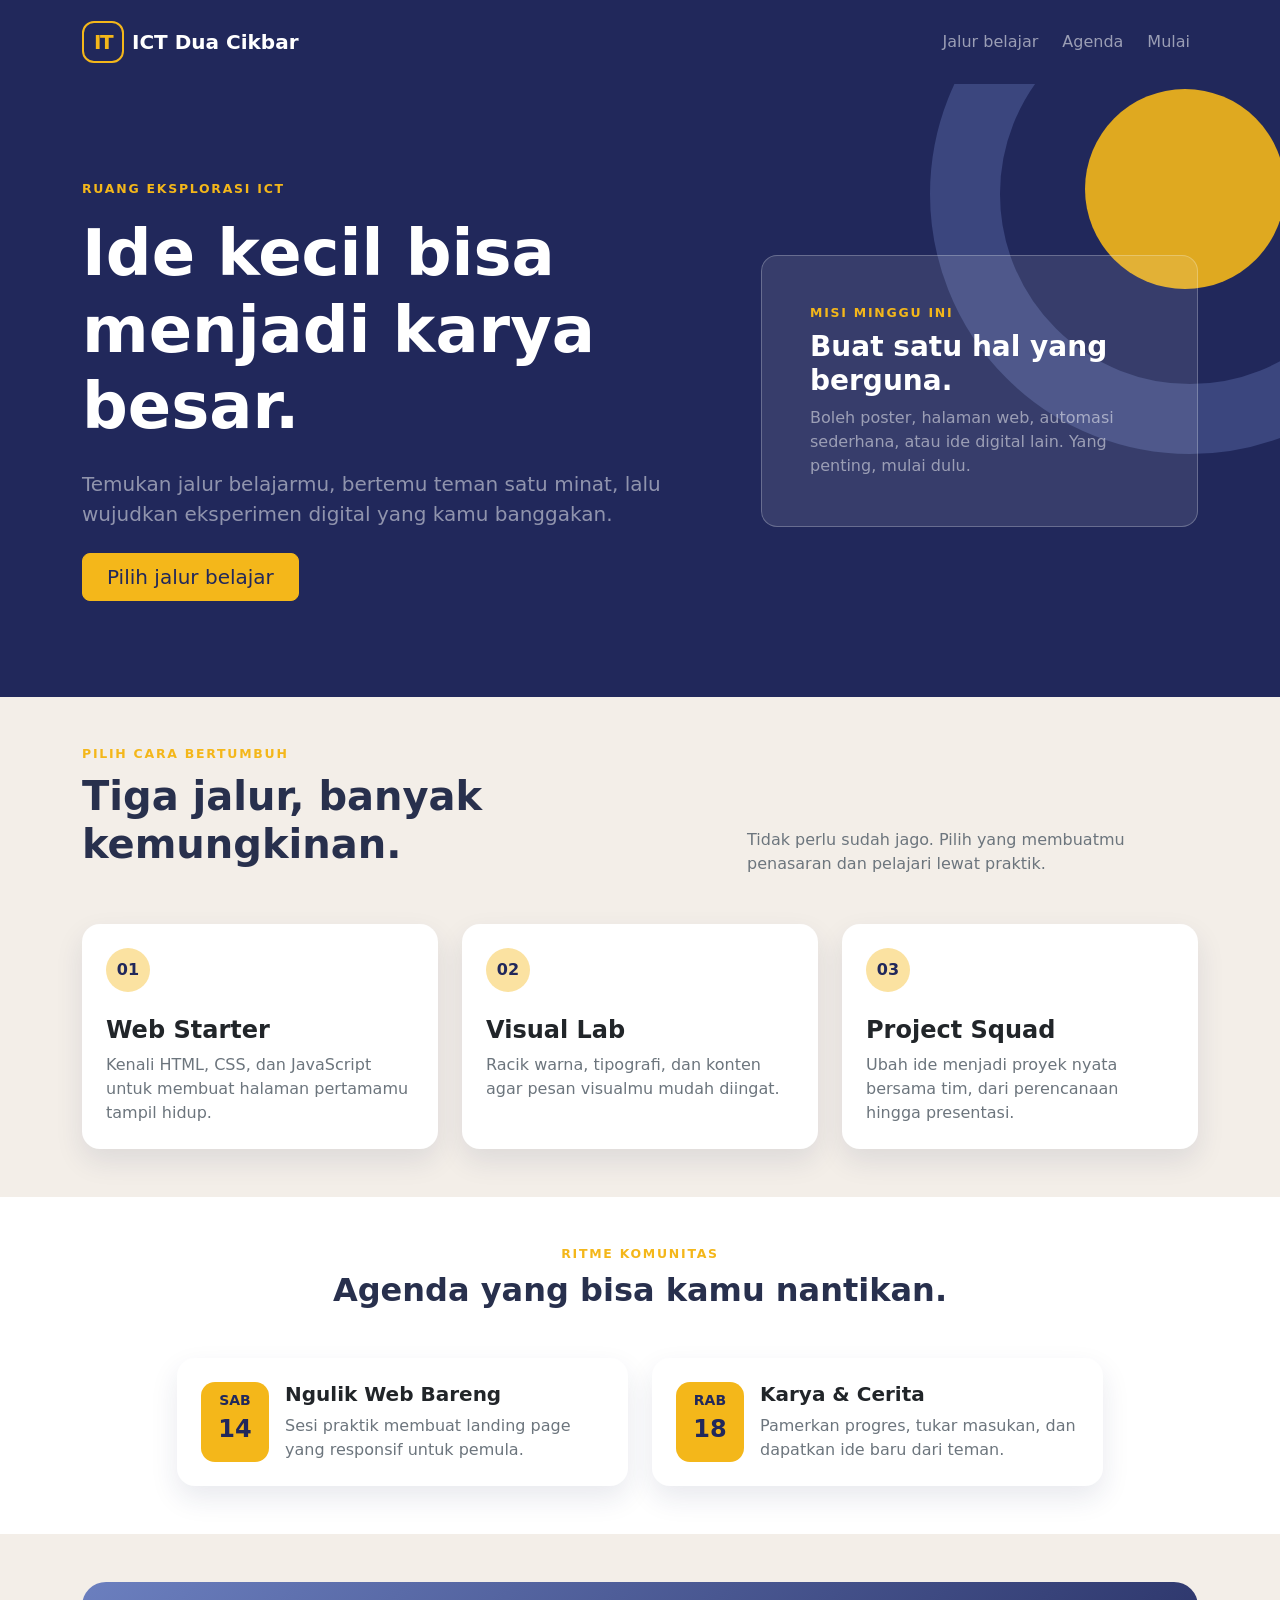
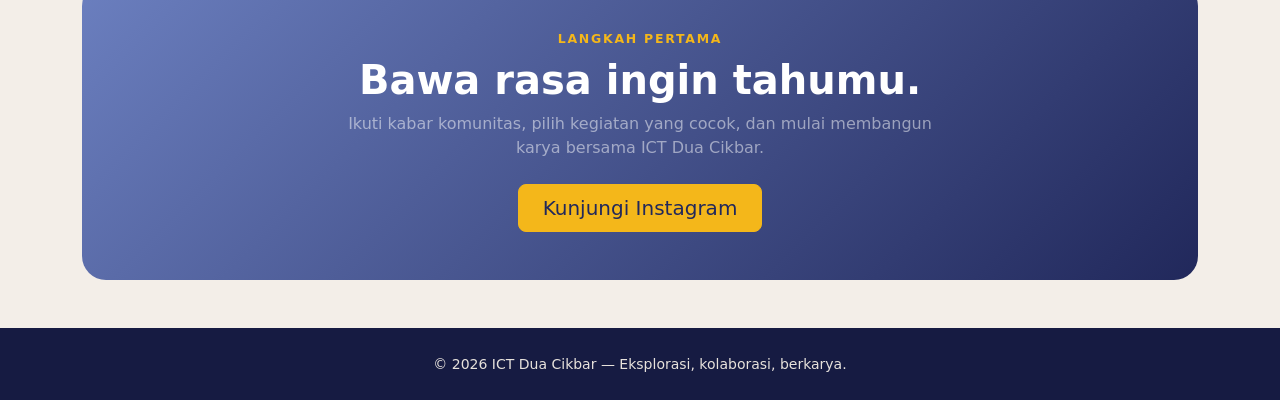
<file: explore-ict.html>
<!doctype html>
<html lang="id">
  <head>
    <meta charset="UTF-8" />
    <meta name="viewport" content="width=device-width, initial-scale=1.0" />
    <meta name="description" content="Ruang eksplorasi dan kegiatan ICT Dua Cikbar." />
    <title>Ruang Eksplorasi | ICT Dua Cikbar</title>
    <link href="https://cdn.jsdelivr.net/npm/bootstrap@5.3.8/dist/css/bootstrap.min.css" rel="stylesheet" integrity="sha384-sRIl4kxILFvY47J16cr9ZwB07vP4J8+LH7qKQnuqkuIAvNWLzeN8tE5YBujZqJLB" crossorigin="anonymous" />
    <style>
      :root { --navy: #21285b; --blue: #6b7fbf; --yellow: #f4b71a; --cream: #f3eee8; --ink: #28304d; }
      body { color: var(--ink); background: var(--cream); }
      .navbar { background: var(--navy); }
      .brand-mark { display: inline-grid; width: 42px; height: 42px; place-items: center; border: 2px solid var(--yellow); border-radius: 12px; color: var(--yellow); font-weight: 800; letter-spacing: -.08em; }
      .hero { overflow: hidden; color: white; background: var(--navy); }
      .hero-copy { position: relative; z-index: 1; }
      .hero-orbit { position: absolute; width: 520px; height: 520px; right: -170px; top: -150px; border: 70px solid rgba(107, 127, 191, .35); border-radius: 50%; }
      .hero-orbit::after { content: ""; position: absolute; width: 200px; height: 200px; top: 85px; left: 85px; background: var(--yellow); border-radius: 50%; opacity: .9; }
      .eyebrow { color: var(--yellow); font-size: .78rem; font-weight: 800; letter-spacing: .14em; }
      .btn-warning { --bs-btn-color: var(--navy); --bs-btn-bg: var(--yellow); --bs-btn-border-color: var(--yellow); --bs-btn-hover-color: var(--navy); --bs-btn-hover-bg: #ffc94e; --bs-btn-hover-border-color: #ffc94e; }
      .path-card, .agenda-card { border: 0; border-radius: 18px; box-shadow: 0 12px 28px rgba(33, 40, 91, .1); }
      .path-number { display: grid; width: 44px; height: 44px; place-items: center; border-radius: 50%; color: var(--navy); background: #fbe2a1; font-weight: 800; }
      .accent-panel { color: white; background: linear-gradient(135deg, var(--blue), var(--navy)); border-radius: 24px; }
      .calendar-day { min-width: 68px; color: var(--navy); background: var(--yellow); border-radius: 14px; font-weight: 800; }
      footer { color: #e7e2dc; background: #161b42; }
    </style>
  </head>
  <body>
    <nav class="navbar navbar-expand-md navbar-dark py-3 sticky-top">
      <div class="container">
        <a class="navbar-brand d-flex align-items-center gap-2 fw-bold" href="#beranda"><span class="brand-mark">IT</span><span>ICT Dua Cikbar</span></a>
        <button class="navbar-toggler" type="button" data-bs-toggle="collapse" data-bs-target="#menu" aria-controls="menu" aria-expanded="false" aria-label="Buka menu"><span class="navbar-toggler-icon"></span></button>
        <div id="menu" class="collapse navbar-collapse"><ul class="navbar-nav ms-auto gap-md-2"><li class="nav-item"><a class="nav-link" href="#jalur">Jalur belajar</a></li><li class="nav-item"><a class="nav-link" href="#agenda">Agenda</a></li><li class="nav-item"><a class="nav-link" href="#mulai">Mulai</a></li></ul></div>
      </div>
    </nav>

    <main>
      <section id="beranda" class="hero position-relative py-5 py-lg-6">
        <div class="hero-orbit" aria-hidden="true"></div>
        <div class="container hero-copy py-5">
          <div class="row align-items-center g-5">
            <div class="col-lg-7">
              <p class="eyebrow mb-3">RUANG EKSPLORASI ICT</p>
              <h1 class="display-3 fw-bold mb-4">Ide kecil bisa menjadi karya besar.</h1>
              <p class="lead text-white-50 mb-4">Temukan jalur belajarmu, bertemu teman satu minat, lalu wujudkan eksperimen digital yang kamu banggakan.</p>
              <a class="btn btn-warning btn-lg px-4" href="#jalur">Pilih jalur belajar</a>
            </div>
            <div class="col-lg-5">
              <div class="p-4 p-lg-5 border border-light border-opacity-25 rounded-4 bg-white bg-opacity-10">
                <p class="eyebrow mb-2">MISI MINGGU INI</p>
                <h2 class="h3 fw-bold">Buat satu hal yang berguna.</h2>
                <p class="mb-0 text-white-50">Boleh poster, halaman web, automasi sederhana, atau ide digital lain. Yang penting, mulai dulu.</p>
              </div>
            </div>
          </div>
        </div>
      </section>

      <section id="jalur" class="container py-5 py-lg-6">
        <div class="row align-items-end mb-4 mb-lg-5"><div class="col-lg-7"><p class="eyebrow mb-2">PILIH CARA BERTUMBUH</p><h2 class="display-6 fw-bold">Tiga jalur, banyak kemungkinan.</h2></div><div class="col-lg-5"><p class="text-secondary mb-0">Tidak perlu sudah jago. Pilih yang membuatmu penasaran dan pelajari lewat praktik.</p></div></div>
        <div class="row g-4">
          <div class="col-md-4"><article class="path-card card h-100"><div class="card-body p-4"><div class="path-number mb-4">01</div><h3 class="h4 fw-bold">Web Starter</h3><p class="text-secondary mb-0">Kenali HTML, CSS, dan JavaScript untuk membuat halaman pertamamu tampil hidup.</p></div></article></div>
          <div class="col-md-4"><article class="path-card card h-100"><div class="card-body p-4"><div class="path-number mb-4">02</div><h3 class="h4 fw-bold">Visual Lab</h3><p class="text-secondary mb-0">Racik warna, tipografi, dan konten agar pesan visualmu mudah diingat.</p></div></article></div>
          <div class="col-md-4"><article class="path-card card h-100"><div class="card-body p-4"><div class="path-number mb-4">03</div><h3 class="h4 fw-bold">Project Squad</h3><p class="text-secondary mb-0">Ubah ide menjadi proyek nyata bersama tim, dari perencanaan hingga presentasi.</p></div></article></div>
        </div>
      </section>

      <section id="agenda" class="py-5 py-lg-6 bg-white">
        <div class="container"><div class="text-center mb-5"><p class="eyebrow mb-2">RITME KOMUNITAS</p><h2 class="fw-bold">Agenda yang bisa kamu nantikan.</h2></div>
          <div class="row g-4 justify-content-center">
            <div class="col-lg-5"><article class="agenda-card card h-100"><div class="card-body p-4 d-flex gap-3"><div class="calendar-day text-center py-2 px-2"><span class="d-block small">SAB</span><span class="fs-4">14</span></div><div><h3 class="h5 fw-bold">Ngulik Web Bareng</h3><p class="text-secondary mb-0">Sesi praktik membuat landing page yang responsif untuk pemula.</p></div></div></article></div>
            <div class="col-lg-5"><article class="agenda-card card h-100"><div class="card-body p-4 d-flex gap-3"><div class="calendar-day text-center py-2 px-2"><span class="d-block small">RAB</span><span class="fs-4">18</span></div><div><h3 class="h5 fw-bold">Karya &amp; Cerita</h3><p class="text-secondary mb-0">Pamerkan progres, tukar masukan, dan dapatkan ide baru dari teman.</p></div></div></article></div>
          </div>
        </div>
      </section>

      <section id="mulai" class="container py-5 py-lg-6"><div class="accent-panel p-4 p-md-5 text-center"><p class="eyebrow mb-2">LANGKAH PERTAMA</p><h2 class="display-6 fw-bold">Bawa rasa ingin tahumu.</h2><p class="mx-auto text-white-50 mb-4" style="max-width: 620px;">Ikuti kabar komunitas, pilih kegiatan yang cocok, dan mulai membangun karya bersama ICT Dua Cikbar.</p><a class="btn btn-warning btn-lg px-4" href="https://www.instagram.com/ictduacikbar/" target="_blank" rel="noopener noreferrer">Kunjungi Instagram</a></div></section>
    </main>
    <footer class="py-4 text-center"><small>&copy; 2026 ICT Dua Cikbar — Eksplorasi, kolaborasi, berkarya.</small></footer>
    <script src="https://cdn.jsdelivr.net/npm/bootstrap@5.3.8/dist/js/bootstrap.bundle.min.js" integrity="sha384-FKyoEForCGlyvwx9Hj09JcYn3nv7wiPVlz7YYwJrWVcXK/BmnVDxM+D2scQbITxI" crossorigin="anonymous"></script>
  </body>
</html>
</file>
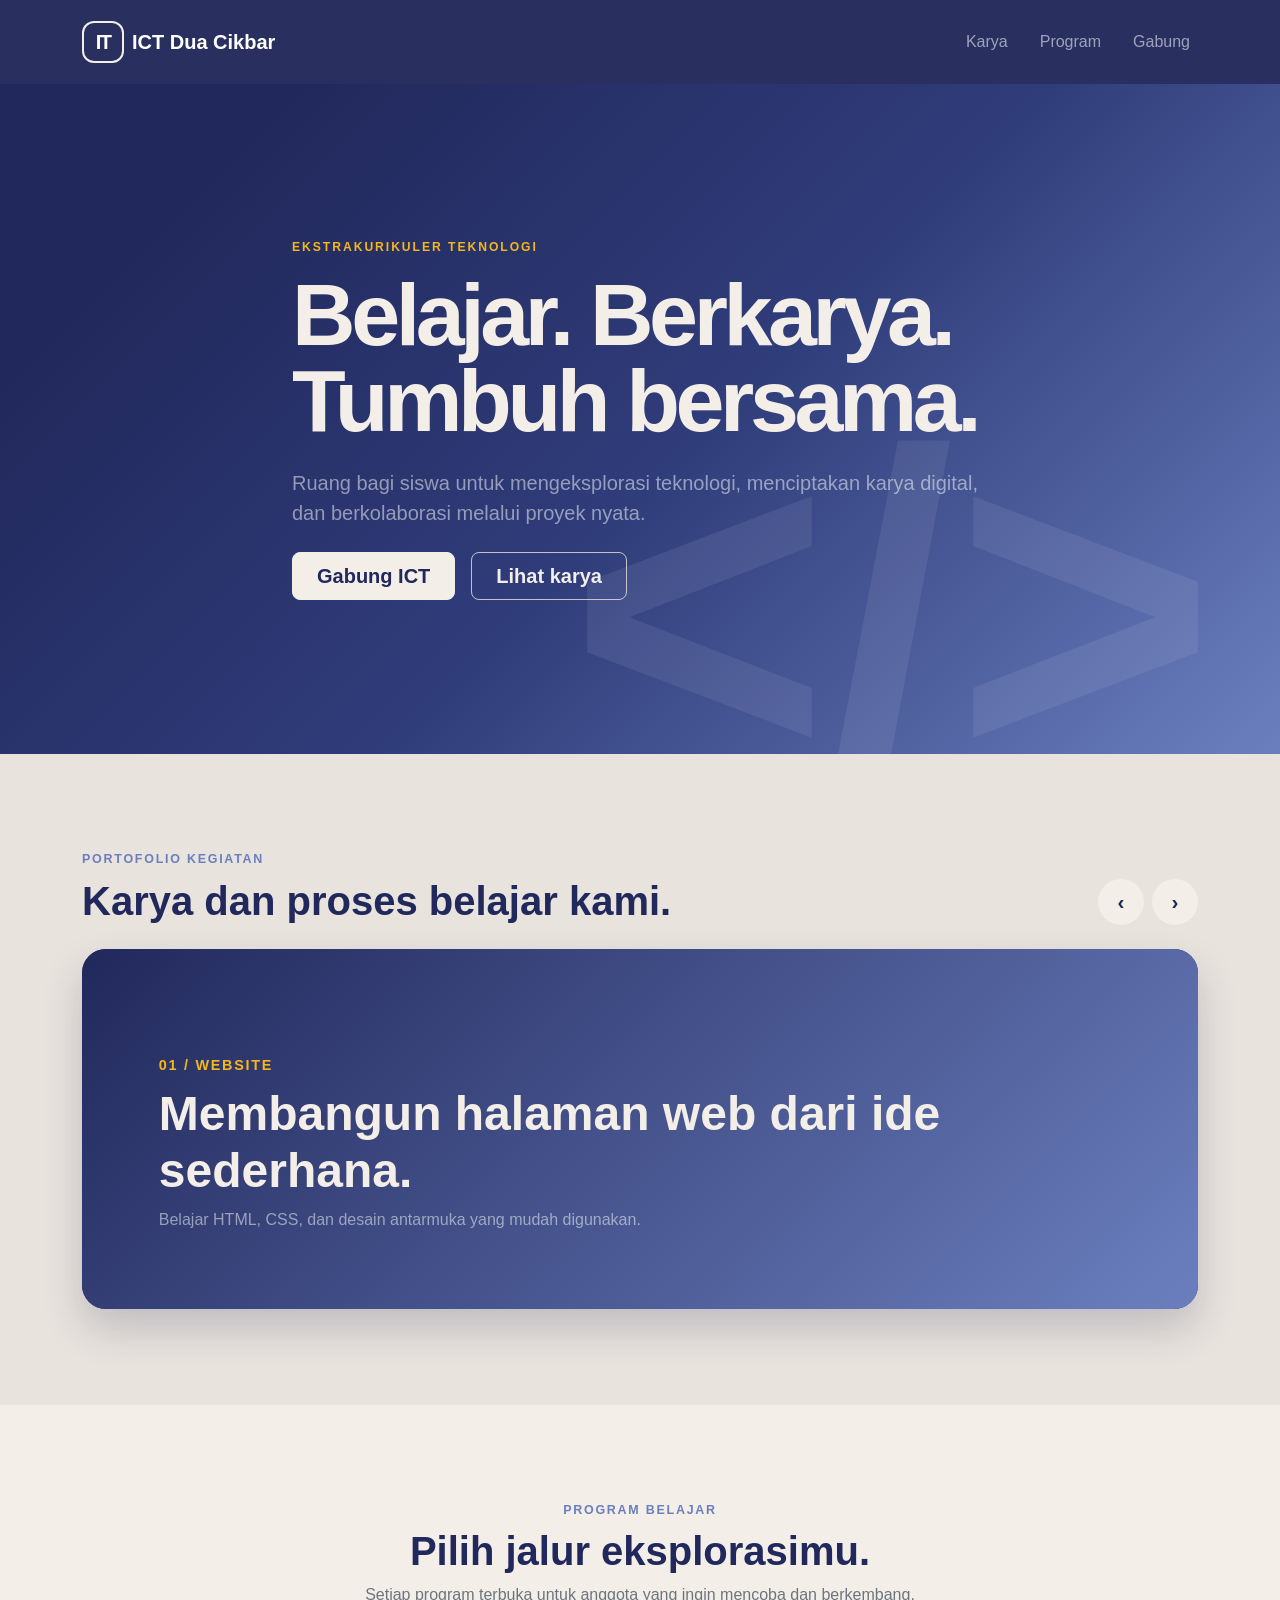
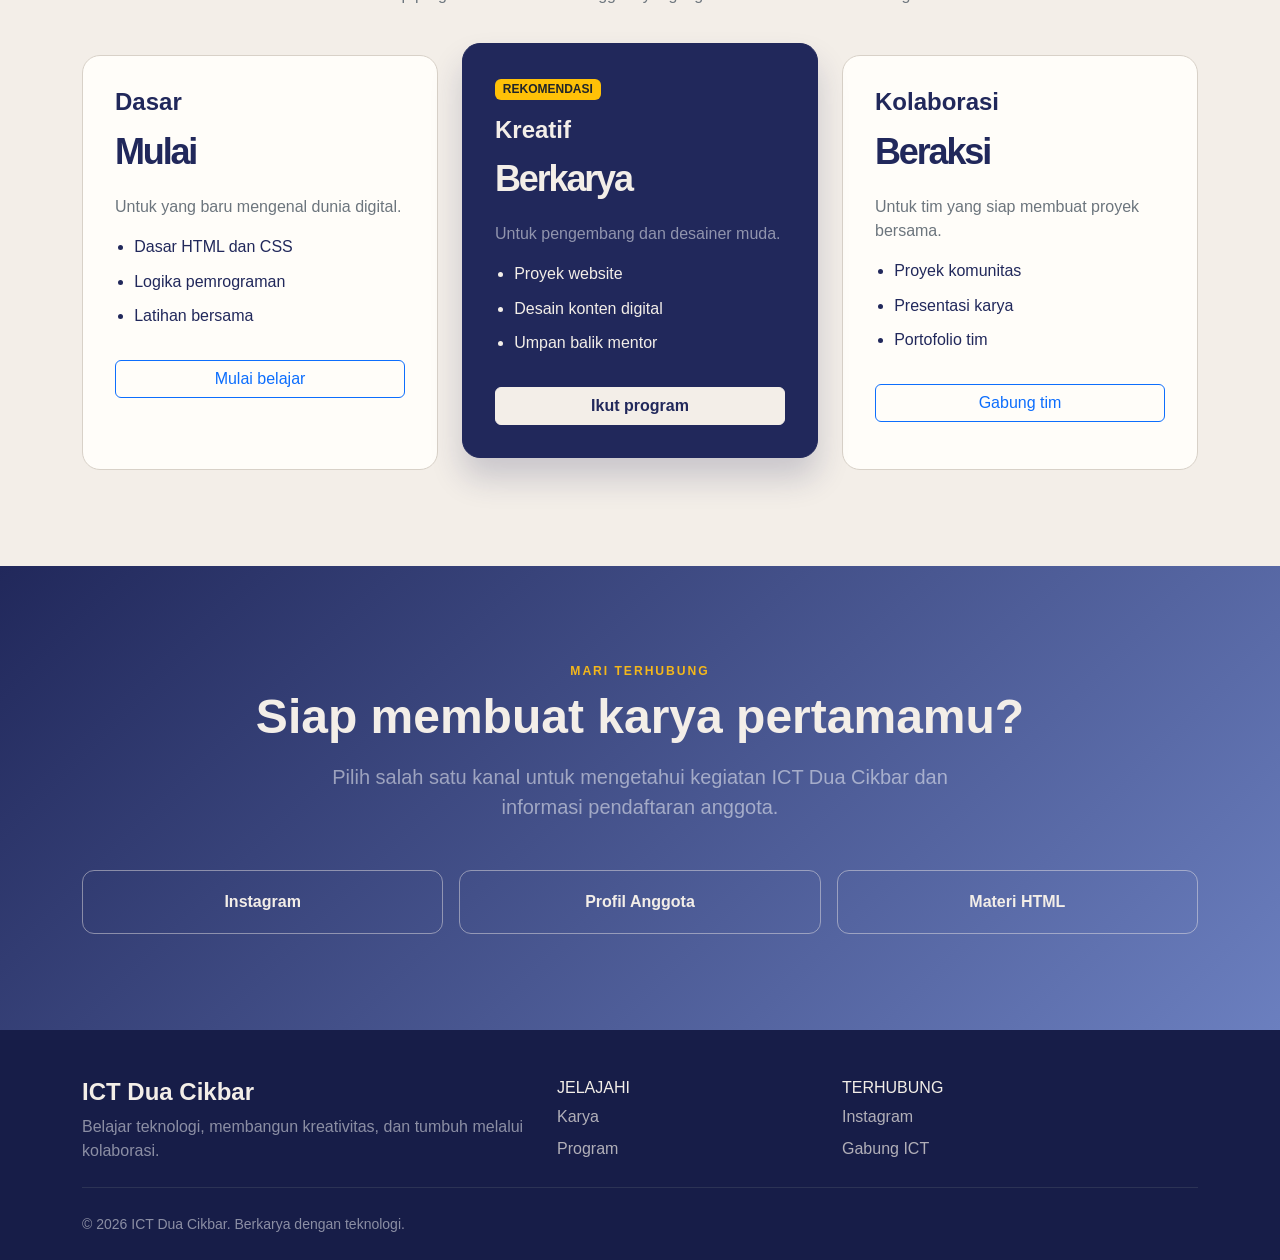
<file: index2.html>
<!doctype html>
<html lang="id">
  <head>
    <meta charset="UTF-8" />
    <meta name="viewport" content="width=device-width, initial-scale=1.0" />
    <meta name="description" content="Komunitas dan ekstrakurikuler ICT Dua Cikbar." />
    <title>ICT Dua Cikbar | Berkarya Bersama</title>
    <link href="https://cdn.jsdelivr.net/npm/bootstrap@5.3.8/dist/css/bootstrap.min.css" rel="stylesheet" />
    <style>
      :root {
        --navy: #21285b;
        --blue: #6b7fbf;
        --cream: #f3eee8;
        --yellow: #f4b71a;
        --gray: #5f6062;
      }
      * { box-sizing: border-box; }
      html { scroll-behavior: smooth; }
      body { color: var(--navy); background: var(--cream); font-family: Arial, sans-serif; }
      .navbar { background: rgba(33, 40, 91, .96); }
      .brand-mark { display: grid; place-items: center; width: 42px; height: 42px; border: 2px solid var(--cream); border-radius: 12px; font-weight: 800; letter-spacing: -.08em; }
      .hero { min-height: 670px; display: grid; place-items: center; position: relative; overflow: hidden; color: var(--cream); background: linear-gradient(135deg, var(--navy) 15%, #303d7b 54%, var(--blue)); }
      .hero::after { content: "</>"; position: absolute; right: 5%; bottom: -5rem; color: rgba(243, 238, 232, .08); font-size: clamp(15rem, 35vw, 32rem); font-weight: 800; line-height: 1; }
      .hero-content { position: relative; z-index: 1; max-width: 720px; }
      .eyebrow { color: var(--yellow); letter-spacing: .16em; font-size: .76rem; font-weight: 800; }
      .display-title { font-size: clamp(2.7rem, 7vw, 5.5rem); font-weight: 800; line-height: .98; letter-spacing: -.05em; }
      .btn-cream { color: var(--navy); background: var(--cream); border-color: var(--cream); font-weight: 700; }
      .btn-cream:hover { color: var(--navy); background: #fff; border-color: #fff; }
      .btn-line { color: var(--cream); border: 1px solid rgba(243, 238, 232, .75); font-weight: 700; }
      .btn-line:hover { color: var(--navy); background: var(--cream); border-color: var(--cream); }
      .section-space { padding: 6rem 0; }
      .section-label { color: var(--blue); font-size: .78rem; letter-spacing: .14em; font-weight: 800; }
      .portfolio { background: #e8e3dd; }
      .portfolio-window { position: relative; overflow: hidden; border-radius: 24px; background: var(--navy); box-shadow: 0 1.25rem 2.5rem rgba(33, 40, 91, .2); }
      .portfolio-track { display: flex; transition: transform .45s ease; }
      .portfolio-slide { min-width: 100%; padding: clamp(2rem, 6vw, 5rem); min-height: 360px; display: grid; align-content: end; color: var(--cream); }
      .portfolio-slide:nth-child(1) { background: linear-gradient(135deg, #21285b, #6b7fbf); }
      .portfolio-slide:nth-child(2) { background: linear-gradient(135deg, #6b7fbf, #21285b); }
      .portfolio-slide:nth-child(3) { background: linear-gradient(135deg, #21285b, #485b9e); }
      .portfolio-number { color: var(--yellow); font-size: .9rem; font-weight: 800; letter-spacing: .12em; }
      .slider-control { width: 46px; height: 46px; border: 0; border-radius: 50%; color: var(--navy); background: var(--cream); font-size: 1.3rem; font-weight: 800; }
      .pricing-card { height: 100%; padding: 2rem; border: 1px solid #d8d1c8; border-radius: 18px; background: #fffdf9; }
      .pricing-card.popular { color: var(--cream); border-color: var(--navy); background: var(--navy); transform: translateY(-.75rem); box-shadow: 0 1.25rem 2rem rgba(33, 40, 91, .2); }
      .pricing-card .price { font-size: 2.25rem; font-weight: 800; letter-spacing: -.06em; }
      .pricing-card ul { padding-left: 1.2rem; }
      .pricing-card li { margin-bottom: .65rem; }
      .contact { color: var(--cream); background: linear-gradient(135deg, var(--navy), var(--blue)); }
      .social-link { display: flex; align-items: center; justify-content: center; min-height: 64px; padding: 1rem; border: 1px solid rgba(243, 238, 232, .45); border-radius: 12px; color: var(--cream); text-decoration: none; font-weight: 800; transition: .2s; }
      .social-link:hover { color: var(--navy); background: var(--cream); }
      footer { color: var(--cream); background: #171d48; }
      footer a { color: rgba(243, 238, 232, .7); text-decoration: none; }
      footer a:hover { color: var(--yellow); }
      @media (max-width: 767.98px) { .section-space { padding: 4.5rem 0; } .pricing-card.popular { transform: none; } }
    </style>
  </head>
  <body>
    <nav class="navbar navbar-expand-md navbar-dark sticky-top py-3">
      <div class="container">
        <a class="navbar-brand d-flex align-items-center gap-2 fw-bold" href="#beranda"><span class="brand-mark">IT</span>ICT Dua Cikbar</a>
        <button class="navbar-toggler" type="button" data-bs-toggle="collapse" data-bs-target="#menu" aria-label="Buka menu"><span class="navbar-toggler-icon"></span></button>
        <div id="menu" class="collapse navbar-collapse"><ul class="navbar-nav ms-auto gap-md-3"><li class="nav-item"><a class="nav-link" href="#karya">Karya</a></li><li class="nav-item"><a class="nav-link" href="#program">Program</a></li><li class="nav-item"><a class="nav-link" href="#gabung">Gabung</a></li></ul></div>
      </div>
    </nav>

    <main>
      <section id="beranda" class="hero">
        <div class="container hero-content py-5">
          <p class="eyebrow mb-3">EKSTRAKURIKULER TEKNOLOGI</p>
          <h1 class="display-title mb-4">Belajar. Berkarya.<br />Tumbuh bersama.</h1>
          <p class="lead text-white-50 mb-4">Ruang bagi siswa untuk mengeksplorasi teknologi, menciptakan karya digital, dan berkolaborasi melalui proyek nyata.</p>
          <div class="d-flex flex-wrap gap-3"><a class="btn btn-cream btn-lg px-4" href="#gabung">Gabung ICT</a><a class="btn btn-line btn-lg px-4" href="#karya">Lihat karya</a></div>
        </div>
      </section>

      <section id="karya" class="portfolio section-space">
        <div class="container">
          <div class="d-flex flex-wrap justify-content-between align-items-end gap-3 mb-4"><div><p class="section-label mb-2">PORTOFOLIO KEGIATAN</p><h2 class="display-6 fw-bold mb-0">Karya dan proses belajar kami.</h2></div><div class="d-flex gap-2"><button class="slider-control" type="button" data-slider="prev" aria-label="Karya sebelumnya">‹</button><button class="slider-control" type="button" data-slider="next" aria-label="Karya berikutnya">›</button></div></div>
          <div class="portfolio-window"><div id="portfolio-track" class="portfolio-track">
            <article class="portfolio-slide"><p class="portfolio-number mb-2">01 / WEBSITE</p><h3 class="display-5 fw-bold">Membangun halaman web dari ide sederhana.</h3><p class="mb-0 text-white-50">Belajar HTML, CSS, dan desain antarmuka yang mudah digunakan.</p></article>
            <article class="portfolio-slide"><p class="portfolio-number mb-2">02 / DESAIN</p><h3 class="display-5 fw-bold">Mengubah cerita menjadi visual yang menarik.</h3><p class="mb-0 text-white-50">Eksplorasi poster, konten sosial media, dan identitas visual.</p></article>
            <article class="portfolio-slide"><p class="portfolio-number mb-2">03 / PROYEK</p><h3 class="display-5 fw-bold">Berkolaborasi untuk membuat dampak.</h3><p class="mb-0 text-white-50">Mencoba, memperbaiki, dan mempresentasikan karya bersama tim.</p></article>
          </div></div>
        </div>
      </section>

      <section id="program" class="section-space">
        <div class="container"><div class="text-center mb-5"><p class="section-label mb-2">PROGRAM BELAJAR</p><h2 class="display-6 fw-bold">Pilih jalur eksplorasimu.</h2><p class="text-secondary mb-0">Setiap program terbuka untuk anggota yang ingin mencoba dan berkembang.</p></div>
          <div class="row g-4 justify-content-center">
            <div class="col-md-4"><article class="pricing-card"><h3 class="h4 fw-bold">Dasar</h3><p class="price">Mulai</p><p class="text-secondary">Untuk yang baru mengenal dunia digital.</p><ul><li>Dasar HTML dan CSS</li><li>Logika pemrograman</li><li>Latihan bersama</li></ul><a class="btn btn-outline-primary w-100 mt-3" href="belajar-html-dasar.html">Mulai belajar</a></article></div>
            <div class="col-md-4"><article class="pricing-card popular"><span class="badge text-bg-warning text-dark mb-3">REKOMENDASI</span><h3 class="h4 fw-bold">Kreatif</h3><p class="price">Berkarya</p><p class="text-white-50">Untuk pengembang dan desainer muda.</p><ul><li>Proyek website</li><li>Desain konten digital</li><li>Umpan balik mentor</li></ul><a class="btn btn-cream w-100 mt-3" href="#gabung">Ikut program</a></article></div>
            <div class="col-md-4"><article class="pricing-card"><h3 class="h4 fw-bold">Kolaborasi</h3><p class="price">Beraksi</p><p class="text-secondary">Untuk tim yang siap membuat proyek bersama.</p><ul><li>Proyek komunitas</li><li>Presentasi karya</li><li>Portofolio tim</li></ul><a class="btn btn-outline-primary w-100 mt-3" href="#gabung">Gabung tim</a></article></div>
          </div>
        </div>
      </section>

      <section id="gabung" class="contact section-space text-center"><div class="container"><p class="eyebrow mb-2">MARI TERHUBUNG</p><h2 class="display-5 fw-bold mb-3">Siap membuat karya pertamamu?</h2><p class="lead text-white-50 mx-auto mb-5" style="max-width: 650px">Pilih salah satu kanal untuk mengetahui kegiatan ICT Dua Cikbar dan informasi pendaftaran anggota.</p><div class="row g-3 justify-content-center"><div class="col-sm-4"><a class="social-link" href="https://www.instagram.com/ictduacikbar/" target="_blank" rel="noopener noreferrer">Instagram</a></div><div class="col-sm-4"><a class="social-link" href="page-user.html">Profil Anggota</a></div><div class="col-sm-4"><a class="social-link" href="belajar-html-dasar.html">Materi HTML</a></div></div></div></section>
    </main>

    <footer class="pt-5 pb-4"><div class="container"><div class="row g-4"><div class="col-md-5"><h2 class="h4 fw-bold">ICT Dua Cikbar</h2><p class="text-white-50 mb-0">Belajar teknologi, membangun kreativitas, dan tumbuh melalui kolaborasi.</p></div><div class="col-6 col-md-3"><h3 class="h6 text-uppercase">Jelajahi</h3><p class="mb-2"><a href="#karya">Karya</a></p><p class="mb-0"><a href="#program">Program</a></p></div><div class="col-6 col-md-3"><h3 class="h6 text-uppercase">Terhubung</h3><p class="mb-2"><a href="https://www.instagram.com/ictduacikbar/" target="_blank" rel="noopener noreferrer">Instagram</a></p><p class="mb-0"><a href="#gabung">Gabung ICT</a></p></div></div><hr class="border-secondary my-4" /><small class="text-white-50">© 2026 ICT Dua Cikbar. Berkarya dengan teknologi.</small></div></footer>
    <script src="https://cdn.jsdelivr.net/npm/bootstrap@5.3.8/dist/js/bootstrap.bundle.min.js"></script>
    <script>
      const track = document.querySelector('#portfolio-track');
      const totalSlides = track.children.length;
      let activeSlide = 0;
      document.querySelectorAll('[data-slider]').forEach((button) => {
        button.addEventListener('click', () => {
          activeSlide = button.dataset.slider === 'next' ? (activeSlide + 1) % totalSlides : (activeSlide - 1 + totalSlides) % totalSlides;
          track.style.transform = `translateX(-${activeSlide * 100}%)`;
        });
      });
    </script>
  </body>
</html>
</file>
<file: style.css>
@import url('https://fonts.googleapis.com/css2?family=DM+Mono:wght@400;500&family=Plus+Jakarta+Sans:wght@400;500;600;700;800&display=swap');

/* Community profile */
:root { --ink:#14213d; --muted:#68718a; --cream:#f6f3ed; --paper:#fffdf9; --violet:#6758dd; --mint:#c7f3db; --yellow:#ffd75f; --line:#dedbd4; }
* { box-sizing:border-box; }
html { scroll-behavior:smooth; }
.community-page { margin:0; color:var(--ink); background:var(--cream); font-family:'Plus Jakarta Sans',sans-serif; }
.community-page a { color:inherit; text-decoration:none; }.wrap { width:min(1140px,calc(100% - 40px)); margin:auto; }.mono,.eyebrow { font-family:'DM Mono',monospace; font-size:.74rem; letter-spacing:.08em; text-transform:uppercase; }.eyebrow { color:var(--violet); font-weight:500; }
.nav { display:flex; justify-content:space-between; align-items:center; padding:24px 0; }.brand { display:flex; align-items:center; gap:11px; font-weight:800; letter-spacing:-.04em; }.brand-mark { display:grid; width:38px; height:38px; place-items:center; color:#fff; background:var(--ink); border-radius:12px; font-size:.86rem; }.nav-links { display:flex; align-items:center; gap:27px; font-size:.88rem; font-weight:600; }.nav-links a:not(.join):hover { color:var(--violet); }.join { padding:10px 16px; color:#fff; background:var(--ink); border-radius:999px; }
.hero { padding:56px 0 80px; overflow:hidden; }.hero-grid { display:grid; grid-template-columns:1.16fr .84fr; gap:60px; align-items:center; }.community-page h1 { max-width:720px; margin:17px 0 21px; font-size:clamp(3.2rem,7vw,5.9rem); line-height:.98; letter-spacing:-.075em; }.lead { max-width:560px; color:var(--muted); font-size:1.08rem; line-height:1.75; }.actions { display:flex; flex-wrap:wrap; gap:13px; margin-top:31px; }.button { display:inline-flex; align-items:center; gap:10px; padding:14px 20px; border:1px solid var(--ink); border-radius:999px; font-size:.88rem; font-weight:700; transition:.2s ease; }.button:hover { transform:translateY(-2px); }.button.primary { color:#fff; background:var(--ink); }.arrow { font-size:1.15rem; line-height:.7; }
.visual { position:relative; min-height:400px; }.orbit { position:absolute; inset:20px; border:1px dashed #b8b2a7; border-radius:50%; transform:rotate(-15deg); }.community-card { position:absolute; inset:55px 25px 20px 0; padding:28px; background:var(--violet); color:#fff; border-radius:30px; box-shadow:14px 14px 0 var(--yellow); }.community-card h2 { margin:48px 0 8px; font-size:2.15rem; letter-spacing:-.06em; }.community-card p { margin:0; color:#ddd9ff; line-height:1.6; }.avatars { display:flex; margin-top:25px; }.avatar { display:grid; width:42px; height:42px; margin-right:-9px; place-items:center; border:3px solid var(--violet); border-radius:50%; color:var(--ink); font-size:.7rem; font-weight:800; }.avatar:nth-child(1){background:#ffbc98}.avatar:nth-child(2){background:#a8e6cf}.avatar:nth-child(3){background:#c7c4ff}.avatar:nth-child(4){background:var(--yellow)}.sticker { position:absolute; right:0; bottom:31px; display:grid; width:112px; height:112px; place-items:center; background:var(--mint); border:2px solid var(--ink); border-radius:50%; font-size:2.7rem; transform:rotate(11deg); }
.stats { padding:22px 0; background:var(--ink); color:#fff; }.stats-grid { display:grid; grid-template-columns:repeat(4,1fr); }.stat { padding:10px 30px; border-left:1px solid #394662; }.stat:first-child { border:0; padding-left:0; }.stat strong { display:block; font-size:1.7rem; letter-spacing:-.06em; }.stat span { color:#b9c2d4; font-size:.77rem; }.community-page section { padding:105px 0; }.section-head { display:flex; justify-content:space-between; gap:32px; align-items:end; margin-bottom:42px; }.community-page h2 { margin:11px 0 0; font-size:clamp(2rem,4vw,3.3rem); letter-spacing:-.065em; line-height:1.08; }.section-text { max-width:420px; color:var(--muted); line-height:1.7; }
.values { display:grid; grid-template-columns:repeat(3,1fr); gap:18px; }.value { min-height:260px; padding:27px; background:var(--paper); border:1px solid var(--line); border-radius:20px; }.value-icon { display:grid; width:48px; height:48px; place-items:center; margin-bottom:45px; border-radius:15px; font-size:1.35rem; }.value:nth-child(1) .value-icon{background:var(--yellow)}.value:nth-child(2) .value-icon{background:var(--mint)}.value:nth-child(3) .value-icon{background:#d7d3ff}.value h3 { margin:0 0 9px; font-size:1.17rem; letter-spacing:-.04em; }.value p { margin:0; color:var(--muted); line-height:1.65; font-size:.9rem; }
.calendar { background:#ece8ff; }.events { display:grid; grid-template-columns:1.2fr .8fr; gap:18px; }.event-main,.event-list { background:var(--paper); border-radius:20px; }.event-main { padding:33px; background:var(--violet); color:#fff; }.event-date { color:#d9d5ff; }.event-main h3 { max-width:390px; margin:44px 0 15px; font-size:2rem; letter-spacing:-.06em; }.event-main p { color:#e3e1ff; line-height:1.65; }.event-list { padding:8px 25px; }.event-row { display:flex; align-items:center; gap:16px; padding:19px 0; border-bottom:1px solid var(--line); }.event-row:last-child { border:0; }.date-box { min-width:44px; text-align:center; font-family:'DM Mono',monospace; font-size:.72rem; }.date-box b { display:block; font-family:'Plus Jakarta Sans',sans-serif; font-size:1.3rem; }.event-row h4 { margin:0 0 4px; font-size:.94rem; }.event-row p { margin:0; color:var(--muted); font-size:.77rem; }
.members { display:grid; grid-template-columns:repeat(4,1fr); gap:18px; }.member { padding:18px; background:var(--paper); border:1px solid var(--line); border-radius:20px; }.portrait { display:grid; height:150px; place-items:center; margin-bottom:18px; border-radius:13px; color:var(--ink); font-size:3rem; font-weight:800; }.member:nth-child(1) .portrait{background:#ffcfb2}.member:nth-child(2) .portrait{background:#bee9df}.member:nth-child(3) .portrait{background:#d8d3ff}.member:nth-child(4) .portrait{background:#ffe58a}.member h3 { margin:0 0 4px; font-size:1rem; }.member p { margin:0; color:var(--muted); font-size:.78rem; }
.community-page footer { padding:60px 0 30px; background:var(--ink); color:#fff; }.footer-top { display:flex; justify-content:space-between; gap:30px; padding-bottom:55px; }.footer-title { max-width:570px; margin:14px 0 0; font-size:clamp(2rem,4vw,3.3rem); letter-spacing:-.065em; line-height:1.05; }.social { align-self:end; display:flex; gap:20px; color:#c5ccdc; font-size:.86rem; }.copyright { padding-top:22px; border-top:1px solid #394662; color:#9ea9bd; font-size:.75rem; }

/* Halaman belajar HTML */
.learning-page { margin:0; background:var(--cream); color:var(--ink); font-family:'Plus Jakarta Sans',sans-serif; }.learning-page a { color:inherit; text-decoration:none; }.learning-header { background:var(--cream); }.learning-hero { padding:64px 0 78px; color:#fff; background:var(--ink); }.learning-hero-grid { display:grid; grid-template-columns:1.1fr .9fr; gap:65px; align-items:center; }.back-link { display:inline-block; margin-bottom:46px; color:#bbc5d8; font-size:.82rem; }.back-link:hover { color:var(--yellow); }.learning-hero .eyebrow { color:var(--mint); }.learning-hero h1 { max-width:700px; margin:14px 0 20px; font-size:clamp(3.1rem,6.5vw,5.8rem); line-height:.98; letter-spacing:-.075em; }.learning-hero h1 em { color:var(--yellow); font-style:normal; }.learning-lead { max-width:540px; color:#bec8da; font-size:1.05rem; line-height:1.75; }.lesson-meta { display:flex; flex-wrap:wrap; gap:10px; margin-top:29px; color:var(--mint); font: .72rem 'DM Mono',monospace; text-transform:uppercase; letter-spacing:.06em; }.code-window { overflow:hidden; border:1px solid #41506b; border-radius:19px; background:#0d172b; box-shadow:14px 14px 0 var(--violet); }.code-top { display:flex; align-items:center; gap:6px; padding:14px 16px; border-bottom:1px solid #283652; }.code-top span { width:8px; height:8px; border-radius:50%; background:#fa8d81; }.code-top span:nth-child(2) { background:var(--yellow); }.code-top span:nth-child(3) { background:var(--mint); }.code-top small { margin-left:8px; color:#94a3be; font: .68rem 'DM Mono',monospace; }.code-window pre,.lesson-card pre { margin:0; overflow:auto; color:#d8e2fa; font: .83rem/1.85 'DM Mono',monospace; }.code-window pre { padding:27px; }.code-window i { color:#a8b5cb; font-style:normal; }.code-window b { color:var(--yellow); font-weight:400; }.code-window strong { color:var(--mint); font-weight:400; }
.lesson-area { display:grid; grid-template-columns:245px minmax(0,1fr); gap:70px; padding:92px 0 108px; }.lesson-nav { align-self:start; position:sticky; top:24px; }.lesson-nav > .mono { display:block; margin-bottom:15px; color:var(--muted); }.lesson-nav nav { display:grid; border-top:1px solid var(--line); }.lesson-nav nav a { display:flex; gap:13px; padding:14px 3px; border-bottom:1px solid var(--line); color:var(--muted); font-size:.86rem; }.lesson-nav nav a b { color:var(--violet); font: .74rem 'DM Mono',monospace; }.lesson-nav nav a:hover,.lesson-nav nav a.active { color:var(--ink); font-weight:700; }.progress-card { margin-top:38px; padding:19px; background:var(--mint); border-radius:16px; }.progress-card > span { color:#4e7563; font-size:.64rem; }.progress-card strong { display:block; margin:8px 0; font-size:2rem; letter-spacing:-.08em; }.progress-card strong span { font-size:1rem; }.progress-line { height:5px; margin:10px 0; overflow:hidden; background:#a5dabc; border-radius:4px; }.progress-line i { display:block; width:7%; height:100%; background:var(--ink); }.progress-card small { display:block; color:#3e6653; font-size:.7rem; line-height:1.55; }
.lesson-content { min-width:0; }.lesson-card { margin-bottom:23px; padding:37px; background:var(--paper); border:1px solid var(--line); border-radius:21px; }.lesson-number { color:var(--violet); font: .74rem 'DM Mono',monospace; letter-spacing:.08em; }.lesson-number span { margin-left:10px; color:var(--muted); text-transform:uppercase; }.lesson-card h2 { margin:14px 0 12px; font-size:clamp(1.9rem,3vw,2.75rem); letter-spacing:-.065em; line-height:1.08; }.lesson-card > p { max-width:630px; margin:0 0 25px; color:var(--muted); line-height:1.75; }.lesson-card pre { padding:24px; border-radius:13px; background:#17233c; }.lesson-card p code,.tag-grid code,.tip-box code { padding:2px 5px; color:var(--violet); background:#eeeaff; border-radius:4px; font: .8rem 'DM Mono',monospace; }.tag-grid { display:grid; grid-template-columns:repeat(2,1fr); gap:14px; margin-top:22px; }.tag-grid div { padding:14px; background:#f2f0eb; border-radius:11px; }.tag-grid p { margin:10px 0 0; color:var(--muted); font-size:.78rem; line-height:1.5; }.rendered-example { margin-top:22px; padding:22px; border-left:4px solid var(--yellow); background:#fff8db; border-radius:0 12px 12px 0; }.rendered-example > span { color:#877131; font-size:.65rem; }.rendered-example h3 { margin:13px 0 3px; font-size:1.45rem; }.rendered-example h4 { margin:0 0 12px; font-size:1rem; }.rendered-example p { margin:0; color:#5e5a4d; font-size:.88rem; }.tip-box { display:flex; gap:14px; align-items:flex-start; margin-top:22px; padding:18px; background:#ece8ff; border-radius:13px; }.tip-box > span { display:grid; width:28px; height:28px; flex:0 0 28px; place-items:center; color:#fff; background:var(--violet); border-radius:9px; }.tip-box p { margin:2px 0 0; color:#4c4771; font-size:.86rem; line-height:1.6; }.next-lesson { display:flex; justify-content:space-between; align-items:center; gap:20px; padding:25px 29px; color:#fff!important; background:var(--violet); border-radius:18px; }.next-lesson small,.next-lesson b { display:block; }.next-lesson small { margin-bottom:8px; color:#d8d4ff; font-size:.65rem; }.next-lesson b { font-size:1.05rem; }.next-lesson strong { font-size:1.8rem; }.learning-footer { padding:45px 0 28px; color:#fff; background:var(--ink); }.learning-footer .wrap { display:grid; grid-template-columns:1fr 2fr auto; gap:25px; align-items:center; }.learning-footer .brand-mark { background:var(--violet); }.learning-footer p,.learning-footer small { margin:0; color:#aab5c9; font-size:.82rem; }.learning-footer small { font: .68rem 'DM Mono',monospace; }

@media (max-width:800px){.nav-links a:not(.join){display:none}.hero{padding-top:30px}.hero-grid,.events{grid-template-columns:1fr}.visual{min-height:350px;max-width:450px}.stats-grid{grid-template-columns:repeat(2,1fr);gap:14px}.stat:nth-child(3){border-left:0;padding-left:0}.values{grid-template-columns:1fr}.value{min-height:0}.value-icon{margin-bottom:24px}.members{grid-template-columns:repeat(2,1fr)}.section-head,.footer-top{align-items:start;flex-direction:column}.footer-top{gap:20px}.social{align-self:start}}
@media (max-width:460px){.wrap{width:min(100% - 28px,1140px)}.community-card{inset:45px 22px 15px 0}.members{grid-template-columns:1fr}.stat{padding:7px 13px}.stat:nth-child(3){padding-left:0}.community-page section{padding:75px 0}}
@media (max-width:800px){.learning-hero{padding:42px 0 62px}.learning-hero-grid,.lesson-area{grid-template-columns:1fr;gap:35px}.back-link{margin-bottom:32px}.code-window{max-width:510px}.lesson-nav{position:static}.progress-card{display:none}.learning-footer .wrap{grid-template-columns:1fr;gap:15px}.lesson-area{padding:65px 0 75px}.lesson-card{padding:27px}}
@media (max-width:520px){.learning-hero h1{font-size:3rem}.tag-grid{grid-template-columns:1fr}.lesson-card{padding:21px}.code-window pre{padding:20px;font-size:.72rem}.next-lesson{padding:21px}.learning-footer{padding-top:35px}}
</file>
